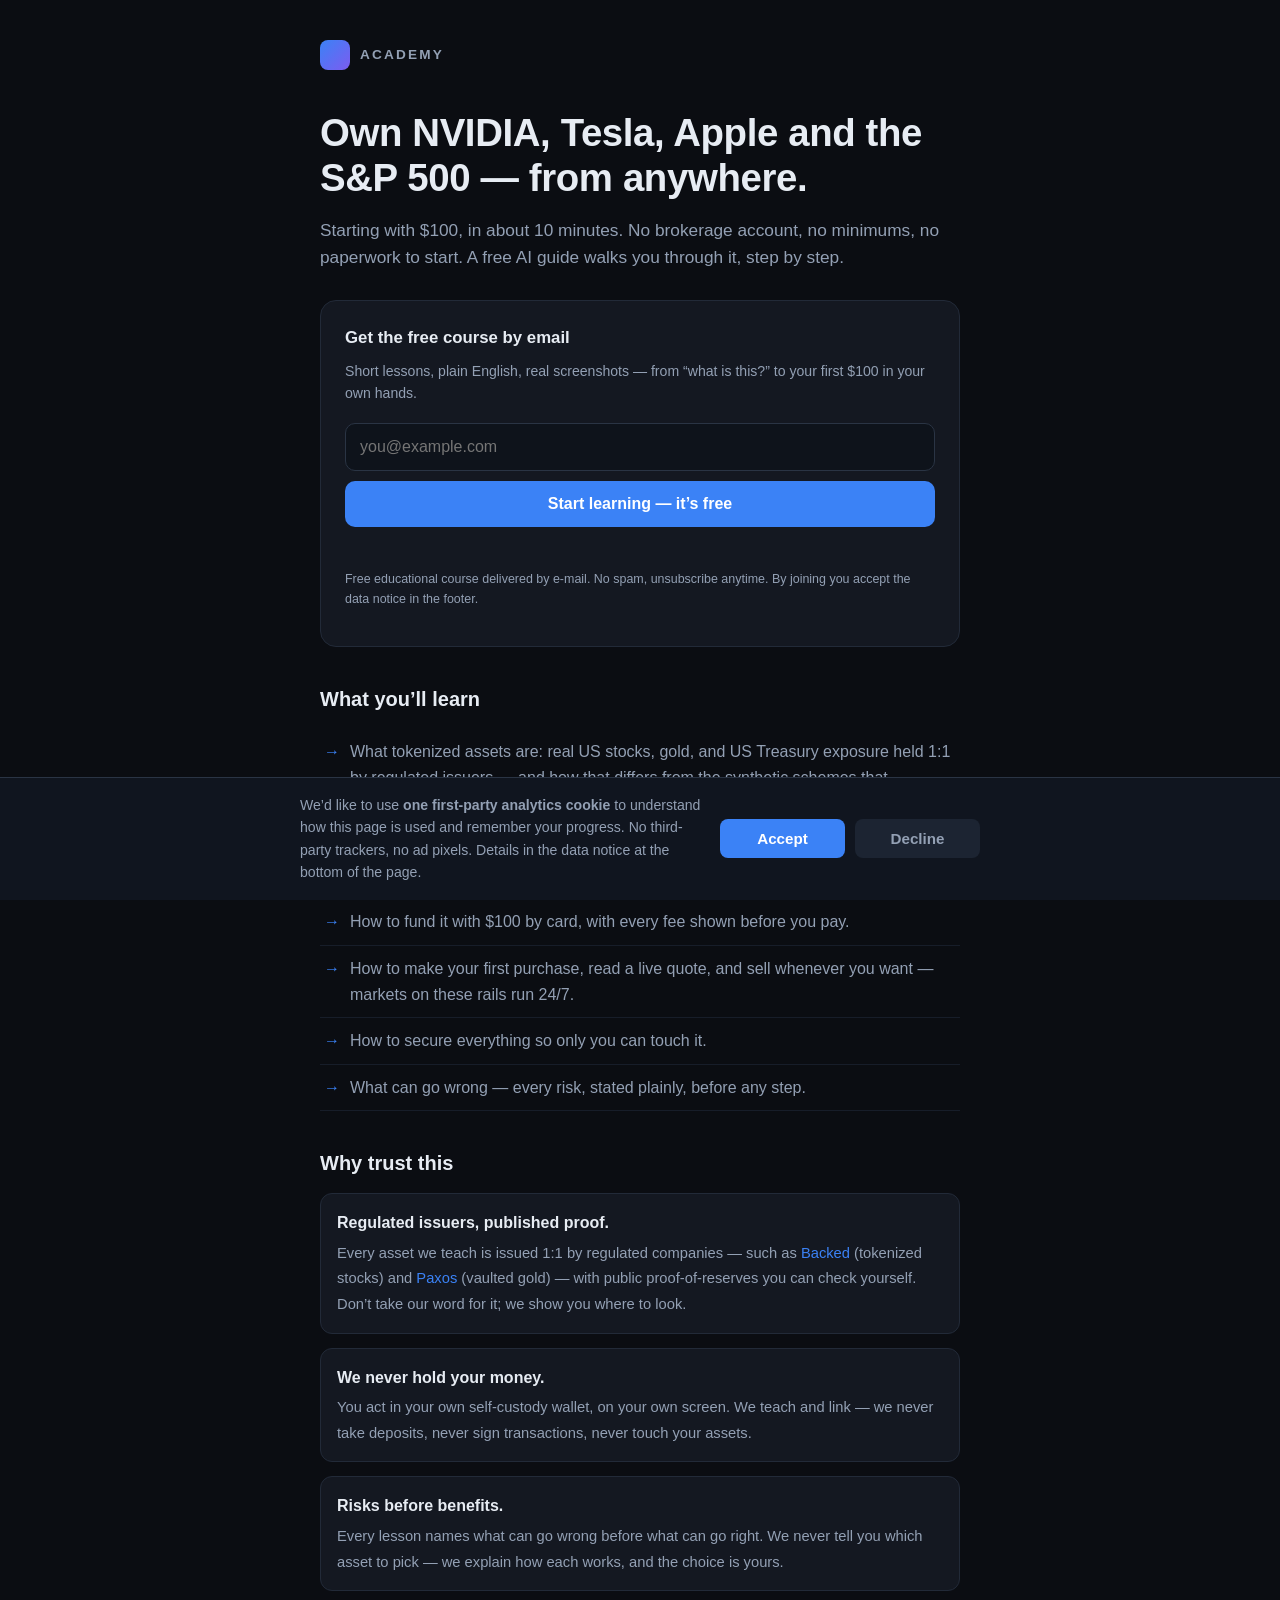
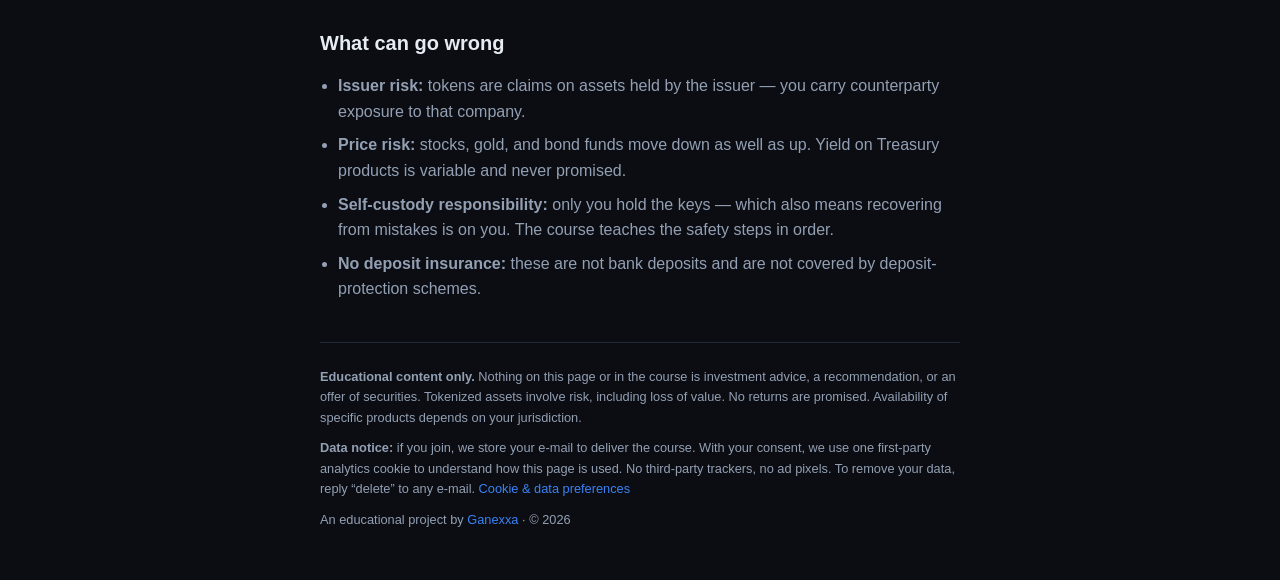
<file: index.html>
<!doctype html>
<html lang="en">
<head>
  <meta charset="utf-8" />
  <meta name="viewport" content="width=device-width, initial-scale=1" />
  <title>Own US Stocks from Anywhere — Academy</title>
  <meta name="description" content="A free, step-by-step guide to owning tokenized US stocks, gold, and US Treasury exposure — starting with $100, no brokerage account. Educational content only." />
  <!-- 2026-08-22: noindex por decisao do Bruno ("Desligue o outro funil, pode esconder").
       ESCONDER DO ROBO, NAO DERRUBAR: a pagina continua no ar e funcional. Motivo: o revisor
       do X avalia o dominio de destino, e a raiz serve outro funil (academy-xstocks). -->
  <meta name="robots" content="noindex,nofollow" />
  <style>
    :root {
      --bg: #0b0d12;
      --card: #141821;
      --line: #222a38;
      --ink: #e7ecf3;
      --muted: #93a0b4;
      --accent: #3b82f6;
      --ok: #7ee0a1;
      --warn: #f0b45c;
    }
    * { box-sizing: border-box; }
    html, body { margin: 0; padding: 0; }
    body {
      font: 16px/1.6 -apple-system, BlinkMacSystemFont, "Segoe UI", Roboto, Helvetica, Arial, sans-serif;
      background: var(--bg);
      color: var(--ink);
      -webkit-font-smoothing: antialiased;
    }
    main { max-width: 680px; margin: 0 auto; padding: 40px 20px 32px; }
    header.brand { display: flex; align-items: center; gap: 10px; margin-bottom: 40px; }
    .brand-mark {
      width: 30px; height: 30px; border-radius: 8px;
      background: linear-gradient(135deg, #3b82f6, #7c5cf0);
      display: inline-block;
    }
    .brand-name { font-weight: 700; letter-spacing: .16em; font-size: .85rem; color: var(--muted); }
    h1 { font-size: clamp(1.7rem, 5.5vw, 2.4rem); line-height: 1.18; margin: 0 0 16px; letter-spacing: -.01em; }
    p.lead { color: var(--muted); font-size: 1.08rem; margin: 0 0 12px; }
    p.variant-note { color: var(--warn); font-size: .92rem; margin: 0 0 12px; }
    .card {
      background: var(--card); border: 1px solid var(--line);
      border-radius: 16px; padding: 24px; margin: 28px 0;
    }
    .card h2 { font-size: 1.05rem; margin: 0 0 8px; }
    label { display: block; font-size: .88rem; color: var(--muted); margin-bottom: 8px; }
    .row { display: flex; flex-direction: column; gap: 10px; }
    input[type=email] {
      width: 100%; padding: 14px; border-radius: 10px;
      border: 1px solid #2a3444; background: #0e131b; color: var(--ink); font-size: 1rem;
    }
    input[type=email]:focus { outline: 2px solid var(--accent); border-color: transparent; }
    button.cta {
      width: 100%; padding: 14px; border: 0; border-radius: 10px;
      background: var(--accent); color: #fff; font-size: 1rem; font-weight: 600; cursor: pointer;
    }
    button.cta:hover { filter: brightness(1.08); }
    .fine { color: var(--muted); font-size: .78rem; margin-top: 12px; }
    #form-msg { margin-top: 12px; font-size: .92rem; min-height: 1.3em; }
    #form-msg.ok { color: var(--ok); }
    #form-msg.err { color: var(--warn); }
    #join-consent {
      display: none; margin-top: 14px; padding: 14px; border-radius: 10px;
      border: 1px solid #34405a; background: #101623; font-size: .9rem; color: var(--muted);
    }
    #join-consent button { margin-top: 10px; }
    section { margin: 36px 0; }
    section h2 { font-size: 1.25rem; margin: 0 0 14px; }
    ul.learn { padding-left: 0; list-style: none; margin: 0; }
    ul.learn li {
      padding: 10px 0 10px 30px; position: relative; color: var(--muted);
      border-bottom: 1px solid #171d29;
    }
    ul.learn li::before { content: "→"; position: absolute; left: 4px; color: var(--accent); }
    .trust { display: grid; gap: 14px; }
    .trust .t {
      background: var(--card); border: 1px solid var(--line); border-radius: 12px; padding: 16px;
    }
    .trust .t strong { display: block; margin-bottom: 4px; }
    .trust .t span { color: var(--muted); font-size: .92rem; }
    .trust a { color: var(--accent); text-decoration: none; }
    ul.risks { padding-left: 18px; color: var(--muted); margin: 0; }
    ul.risks li { margin: 8px 0; }
    footer {
      border-top: 1px solid var(--line); margin-top: 40px; padding: 24px 0 8px;
      color: var(--muted); font-size: .8rem;
    }
    footer a { color: var(--accent); text-decoration: none; }
    footer p { margin: 0 0 10px; }
    #consent-banner {
      position: fixed; left: 0; right: 0; bottom: 0; z-index: 50;
      background: #10151f; border-top: 1px solid #2a3444;
      padding: 16px 20px; display: none;
    }
    #consent-banner .inner {
      max-width: 680px; margin: 0 auto; display: flex; flex-direction: column; gap: 12px;
    }
    #consent-banner p { margin: 0; font-size: .88rem; color: var(--muted); }
    #consent-banner .btns { display: flex; gap: 10px; }
    #consent-banner button {
      flex: 1; padding: 11px; border-radius: 8px; border: 0; font-size: .95rem; font-weight: 600; cursor: pointer;
    }
    #consent-accept { background: var(--accent); color: #fff; }
    #consent-decline { background: #1c2432; color: var(--muted); }
    @media (min-width: 560px) {
      #consent-banner .inner { flex-direction: row; align-items: center; }
      #consent-banner .btns { flex: 0 0 auto; width: 260px; }
    }
  </style>
</head>
<body>
  <main>
    <header class="brand">
      <span class="brand-mark" aria-hidden="true"></span>
      <span class="brand-name">ACADEMY</span>
    </header>

    <h1 id="headline">Own NVIDIA, Tesla, Apple and the S&amp;P&nbsp;500 — from anywhere.</h1>
    <p class="lead" id="subhead">Starting with $100, in about 10 minutes. No brokerage account, no minimums, no paperwork to start. A free AI guide walks you through it, step by step.</p>
    <p class="variant-note" id="variant-note" hidden></p>

    <div class="card">
      <h2>Get the free course by email</h2>
      <form id="capture-form">
        <div class="row">
          <label for="email">Short lessons, plain English, real screenshots — from “what is this?” to your first $100 in your own hands.</label>
          <input id="email" name="email" type="email" required autocomplete="email" placeholder="you@example.com" inputmode="email" />
          <button class="cta" type="submit">Start learning — it’s free</button>
        </div>
      </form>
      <div id="join-consent" role="alertdialog" aria-live="polite">
        One step before we enroll you: to send the course we store your e-mail, and we use one first-party analytics cookie to remember your progress. No third-party trackers, no ad pixels. Details in the data notice below.
        <button class="cta" id="join-consent-accept" type="button">Agree &amp; join</button>
      </div>
      <div id="form-msg" role="status"></div>
      <p class="fine">Free educational course delivered by e-mail. No spam, unsubscribe anytime. By joining you accept the data notice in the footer.</p>
    </div>

    <section>
      <h2>What you’ll learn</h2>
      <ul class="learn">
        <li>What tokenized assets are: real US stocks, gold, and US Treasury exposure held 1:1 by regulated issuers — and how that differs from the synthetic schemes that collapsed.</li>
        <li>How to set up a wallet only you control, in about 30 seconds — no seed phrase to start.</li>
        <li>How to fund it with $100 by card, with every fee shown before you pay.</li>
        <li>How to make your first purchase, read a live quote, and sell whenever you want — markets on these rails run 24/7.</li>
        <li>How to secure everything so only you can touch it.</li>
        <li>What can go wrong — every risk, stated plainly, before any step.</li>
      </ul>
    </section>

    <section>
      <h2>Why trust this</h2>
      <div class="trust">
        <div class="t">
          <strong>Regulated issuers, published proof.</strong>
          <span>Every asset we teach is issued 1:1 by regulated companies — such as <a href="https://backed.fi" rel="noopener">Backed</a> (tokenized stocks) and <a href="https://paxos.com" rel="noopener">Paxos</a> (vaulted gold) — with public proof-of-reserves you can check yourself. Don’t take our word for it; we show you where to look.</span>
        </div>
        <div class="t">
          <strong>We never hold your money.</strong>
          <span>You act in your own self-custody wallet, on your own screen. We teach and link — we never take deposits, never sign transactions, never touch your assets.</span>
        </div>
        <div class="t">
          <strong>Risks before benefits.</strong>
          <span>Every lesson names what can go wrong before what can go right. We never tell you which asset to pick — we explain how each works, and the choice is yours.</span>
        </div>
      </div>
    </section>

    <section>
      <h2>What can go wrong</h2>
      <ul class="risks">
        <li><strong>Issuer risk:</strong> tokens are claims on assets held by the issuer — you carry counterparty exposure to that company.</li>
        <li><strong>Price risk:</strong> stocks, gold, and bond funds move down as well as up. Yield on Treasury products is variable and never promised.</li>
        <li><strong>Self-custody responsibility:</strong> only you hold the keys — which also means recovering from mistakes is on you. The course teaches the safety steps in order.</li>
        <li><strong>No deposit insurance:</strong> these are not bank deposits and are not covered by deposit-protection schemes.</li>
      </ul>
    </section>

    <footer>
      <p id="disclaimer"><strong>Educational content only.</strong> Nothing on this page or in the course is investment advice, a recommendation, or an offer of securities. Tokenized assets involve risk, including loss of value. No returns are promised. Availability of specific products depends on your jurisdiction.</p>
      <p><strong>Data notice:</strong> if you join, we store your e-mail to deliver the course. With your consent, we use one first-party analytics cookie to understand how this page is used. No third-party trackers, no ad pixels. To remove your data, reply “delete” to any e-mail. <a href="#" id="reopen-consent">Cookie &amp; data preferences</a></p>
      <p>An educational project by <a href="https://ganexxa.com" rel="noopener">Ganexxa</a> · © 2026</p>
    </footer>
  </main>

  <div id="consent-banner">
    <div class="inner">
      <p>We’d like to use <strong>one first-party analytics cookie</strong> to understand how this page is used and remember your progress. No third-party trackers, no ad pixels. Details in the data notice at the bottom of the page.</p>
      <div class="btns">
        <button id="consent-accept" type="button">Accept</button>
        <button id="consent-decline" type="button">Decline</button>
      </div>
    </div>
  </div>

  <noscript>
    <div style="max-width:680px;margin:0 auto;padding:0 20px 24px;color:#f0b45c;font-size:.9rem;">
      This page needs JavaScript to enroll you in the course.
    </div>
  </noscript>

  <script>
    (function () {
      "use strict";

      /* ---------------- CDP config (see PUBLISH.md) ---------------- */
      var CDP_ENDPOINT = "https://cdp-collector-393377865620.us-central1.run.app";
      var CDP_WRITE_KEY = "wk_live_530fc5cd65d1de941914ba8268167246"; // client-side write key: public by design
      var CDP_TENANT = "ganexxa";
      var PIPELINE = "academy-xstocks";

      /* ---------------- A/B/C variant ---------------- */
      var VARIANTS = {
        a: {
          h1: "Own NVIDIA, Tesla, Apple and the S&P 500 — from anywhere.",
          title: "Own US Stocks from Anywhere — Academy",
          note: ""
        },
        b: {
          h1: "Own real vaulted gold from your phone — starting with $100.",
          title: "Own Real Vaulted Gold from Your Phone — Academy",
          note: ""
        },
        c: {
          h1: "Earn US Treasury yield in dollars — from anywhere.",
          title: "Earn US Treasury Yield in Dollars — Academy",
          note: "Yield on Treasury-backed products is variable — it moves with short-term US rates and is never promised. The course shows exactly how it works."
        }
      };
      var variant = "a";
      try {
        var q = new URLSearchParams(window.location.search).get("v");
        if (q && VARIANTS[q.toLowerCase()]) variant = q.toLowerCase();
      } catch (e) {}
      (function applyVariant() {
        var v = VARIANTS[variant];
        var h = document.getElementById("headline");
        // h1 uses textContent (safe); the &-entity in variant A is a literal char here
        h.textContent = v.h1.replace("&amp;", "&");
        document.title = v.title;
        if (v.note) {
          var n = document.getElementById("variant-note");
          n.textContent = v.note;
          n.hidden = false;
        }
      })();

      /* ---------------- Consent-gated CDP loader ----------------
         LGPD rule: NOTHING is requested from the collector until consent
         is granted — the snippet itself is only injected after "Accept"
         (or when a previous visit already granted). Decline = zero requests. */
      var cdpRequested = false;
      var cdpLoaded = false;
      var cdpFailed = false;
      var onCdpReady = [];

      function consentState() {
        try {
          var m = document.cookie.match(/(?:^|; )cdp_consent=([^;]*)/);
          var c = (m && decodeURIComponent(m[1])) || window.localStorage.getItem("cdp_consent");
          return c === "granted" || c === "denied" ? c : "unknown";
        } catch (e) { return "unknown"; }
      }

      function persistConsent(v) {
        try { window.localStorage.setItem("cdp_consent", v); } catch (e) {}
        try { document.cookie = "cdp_consent=" + v + "; Path=/; Max-Age=31536000; SameSite=Lax"; } catch (e) {}
        /* LGPD proof-of-consent: record when the grant happened */
        if (v === "granted") {
          try {
            if (!window.localStorage.getItem("cdp_consent_ts")) {
              window.localStorage.setItem("cdp_consent_ts", new Date().toISOString());
            }
          } catch (e) {}
        }
      }

      function loadCdp() {
        if (cdpRequested) return;
        cdpRequested = true;
        var s = document.createElement("script");
        s.src = CDP_ENDPOINT + "/cdp.js";
        s.setAttribute("data-write-key", CDP_WRITE_KEY);
        s.setAttribute("data-tenant", CDP_TENANT);
        s.setAttribute("data-endpoint", CDP_ENDPOINT);
        s.onload = function () {
          cdpLoaded = true;
          try {
            window.CDP.track("lp_variant_view", { variant: variant, pipeline: PIPELINE });
          } catch (e) {}
          var fns = onCdpReady; onCdpReady = [];
          for (var i = 0; i < fns.length; i++) { try { fns[i](); } catch (e) {} }
        };
        s.onerror = function () { cdpFailed = true; cdpRequested = false; };
        document.head.appendChild(s);
      }

      function whenCdpReady(fn) {
        if (cdpLoaded) { fn(); return; }
        onCdpReady.push(fn);
        loadCdp();
      }

      /* ---------------- Consent banner ---------------- */
      var banner = document.getElementById("consent-banner");
      function showBanner() { banner.style.display = "block"; }
      function hideBanner() { banner.style.display = "none"; }

      document.getElementById("consent-accept").addEventListener("click", function () {
        persistConsent("granted");
        hideBanner();
        loadCdp();
      });
      document.getElementById("consent-decline").addEventListener("click", function () {
        persistConsent("denied");
        hideBanner();
      });
      document.getElementById("reopen-consent").addEventListener("click", function (e) {
        e.preventDefault();
        showBanner();
      });

      if (consentState() === "granted") { loadCdp(); }
      else if (consentState() === "unknown") { showBanner(); }
      /* denied → no banner nag, no script, zero requests */

      /* ---------------- Email capture ----------------
         The lead is NEVER silently dropped: without consent the submit
         opens an inline agree step; success only shows after identify
         is actually dispatched to a loaded snippet. */
      var form = document.getElementById("capture-form");
      var msg = document.getElementById("form-msg");
      var joinConsent = document.getElementById("join-consent");
      var pendingEmail = null;

      function setMsg(text, cls) { msg.textContent = text; msg.className = cls || ""; }

      function dispatchIdentify(email) {
        whenCdpReady(function () {
          try {
            var consentTs = null;
            try { consentTs = window.localStorage.getItem("cdp_consent_ts"); } catch (e) {}
            window.CDP.identify(email, { variant: variant, pipeline: PIPELINE, consent_ts: consentTs });
            setMsg("You’re in. The first lesson is on its way to your inbox.", "ok");
            form.reset();
            joinConsent.style.display = "none";
            pendingEmail = null;
          } catch (e) {
            setMsg("Something went wrong on our side — please try again in a few minutes.", "err");
          }
        });
        /* If the snippet failed to load (collector unreachable), be honest. */
        setTimeout(function () {
          if (cdpFailed && !cdpLoaded) {
            setMsg("Something went wrong on our side — please try again in a few minutes.", "err");
          }
        }, 4000);
      }

      form.addEventListener("submit", function (e) {
        e.preventDefault();
        var input = document.getElementById("email");
        if (!input.checkValidity()) { input.reportValidity(); return; }
        var email = input.value.trim();
        if (consentState() === "granted") {
          dispatchIdentify(email);
        } else {
          pendingEmail = email;
          joinConsent.style.display = "block";
          setMsg("", "");
        }
      });

      document.getElementById("join-consent-accept").addEventListener("click", function () {
        persistConsent("granted");
        hideBanner();
        if (pendingEmail) { dispatchIdentify(pendingEmail); }
      });
    })();
  </script>
</body>
</html>
</file>
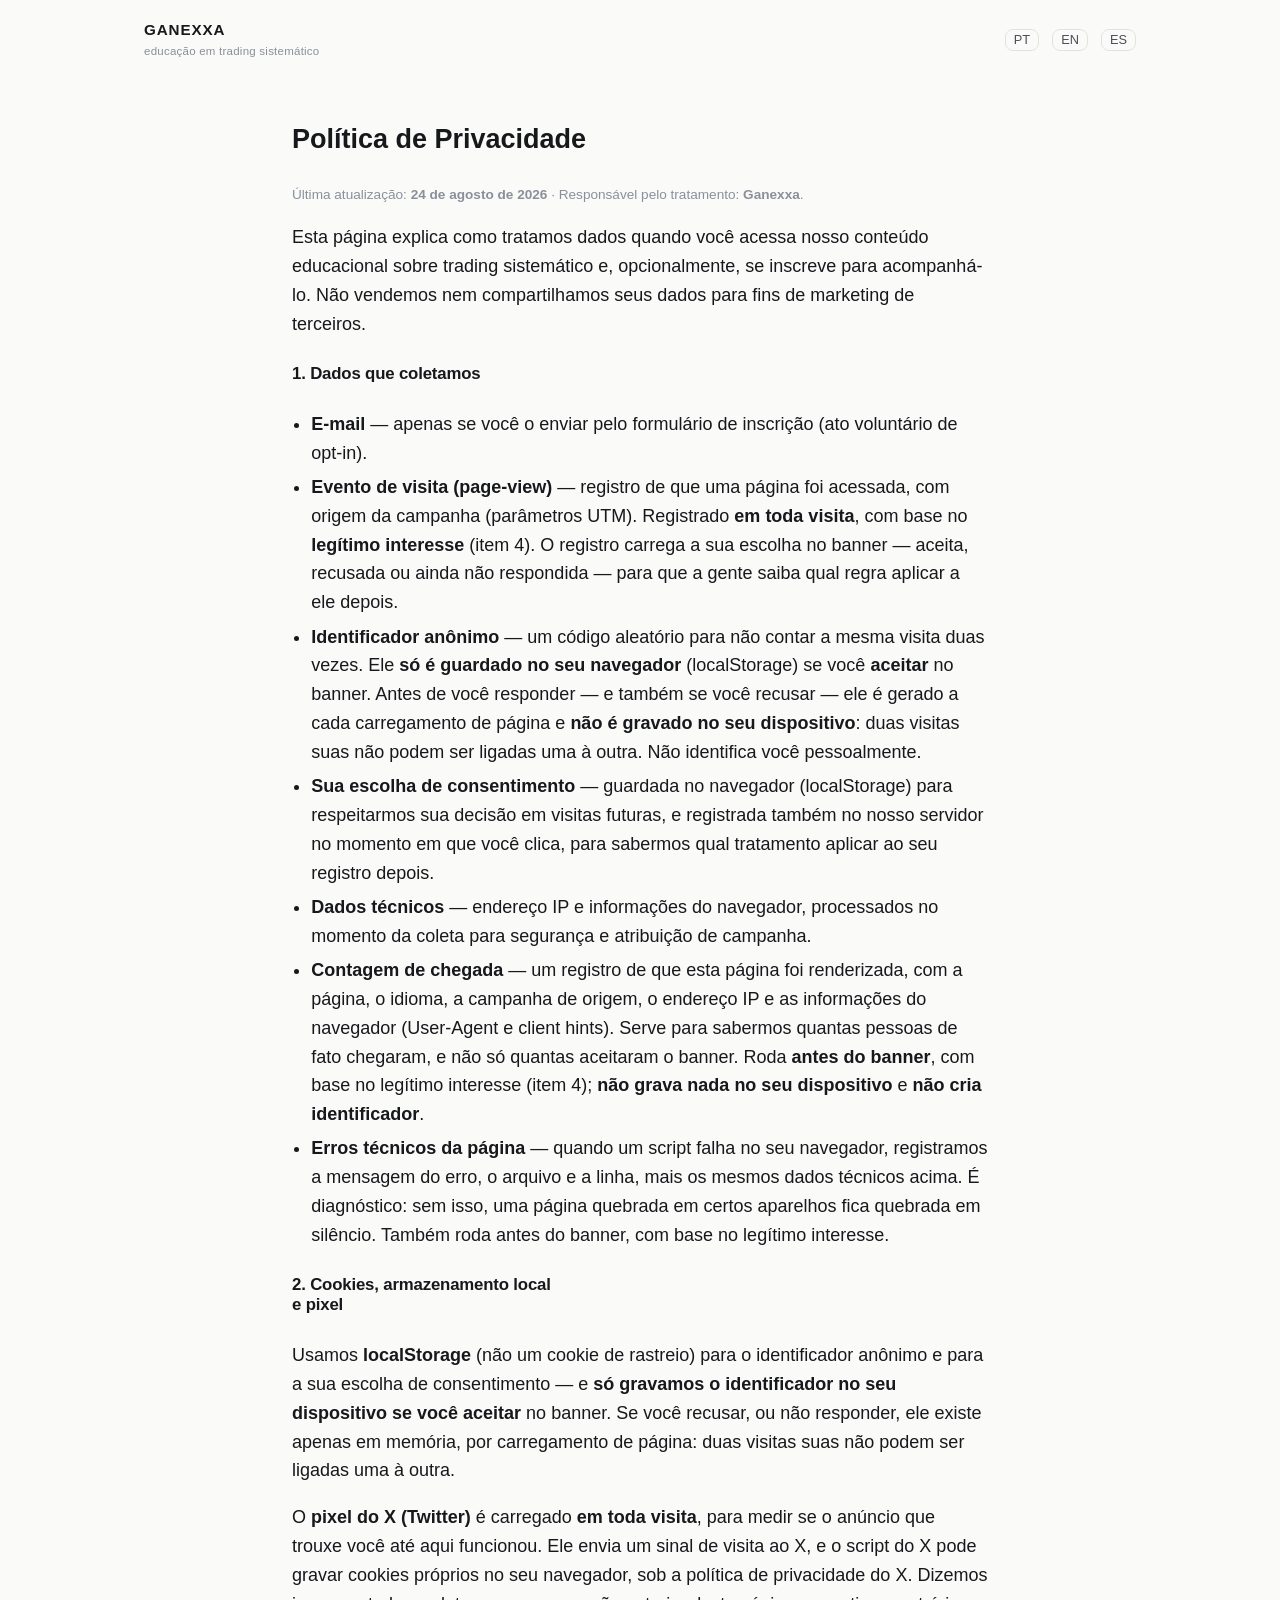
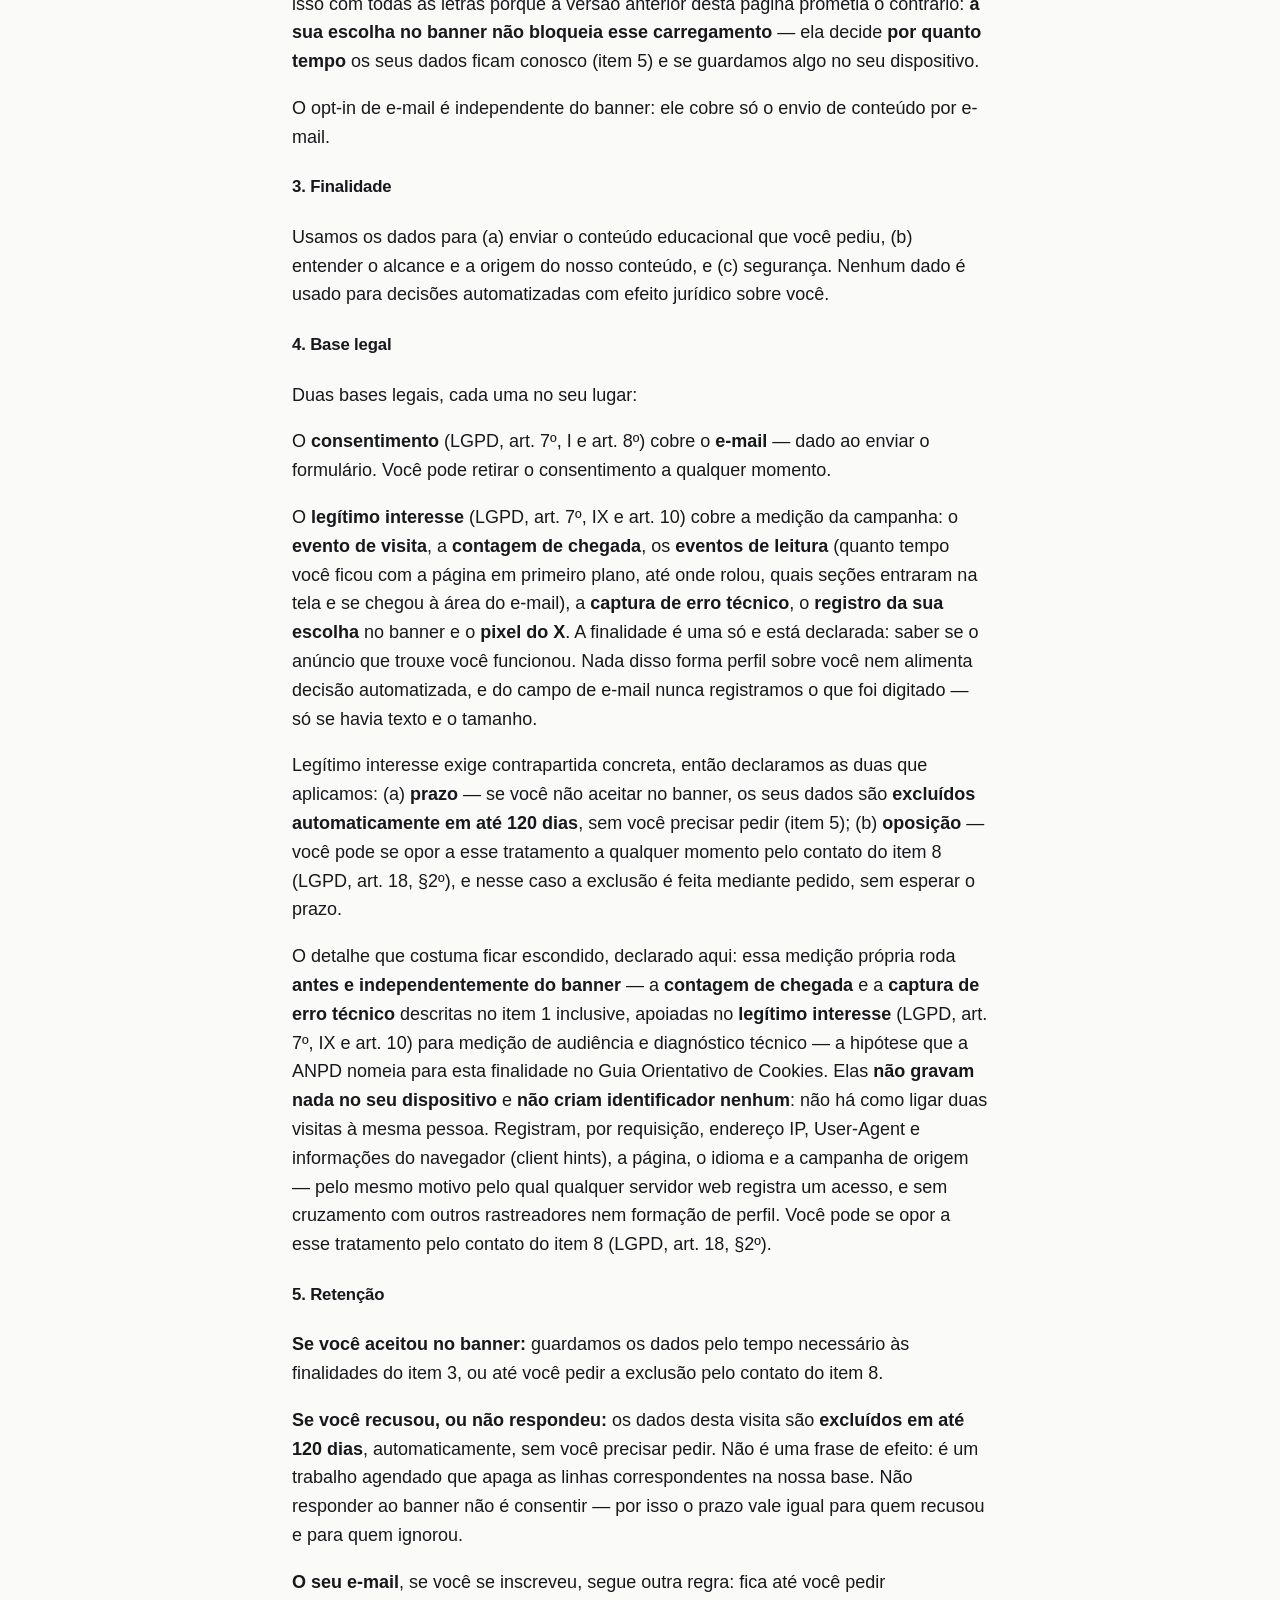
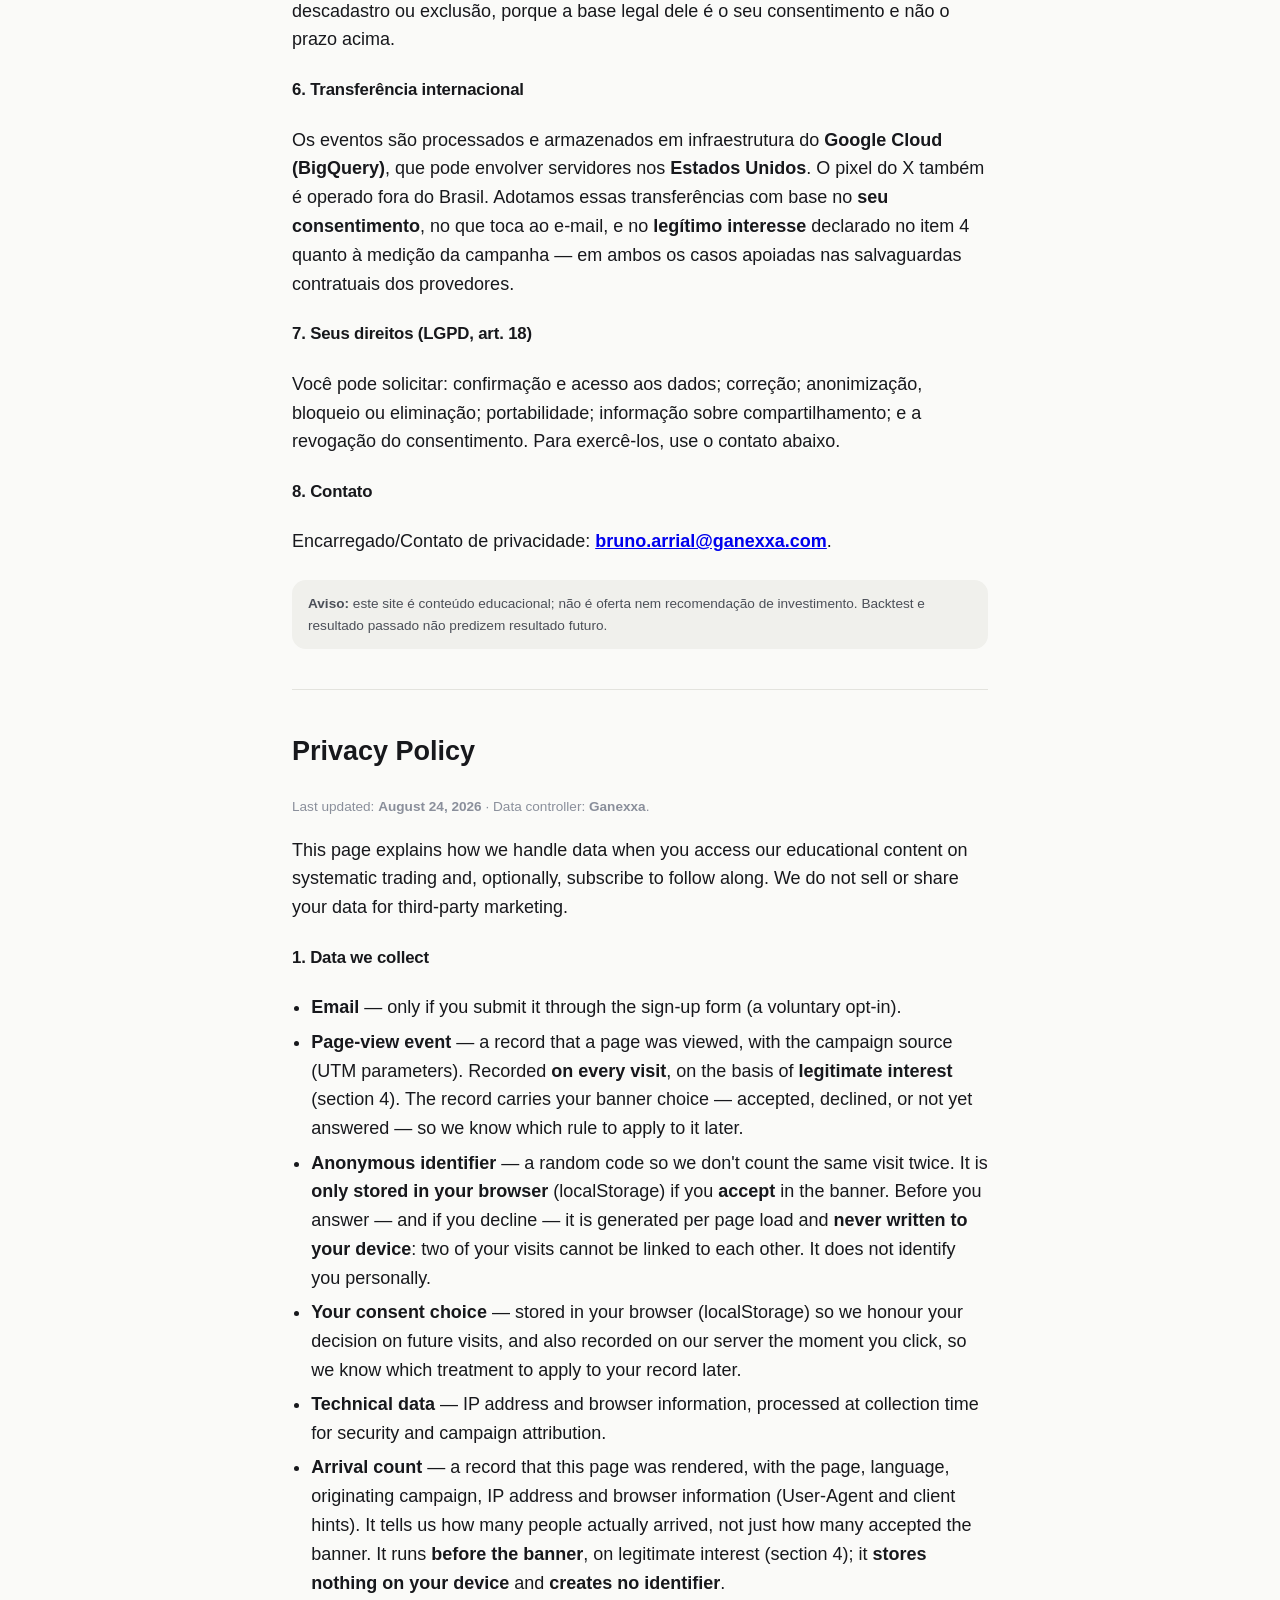
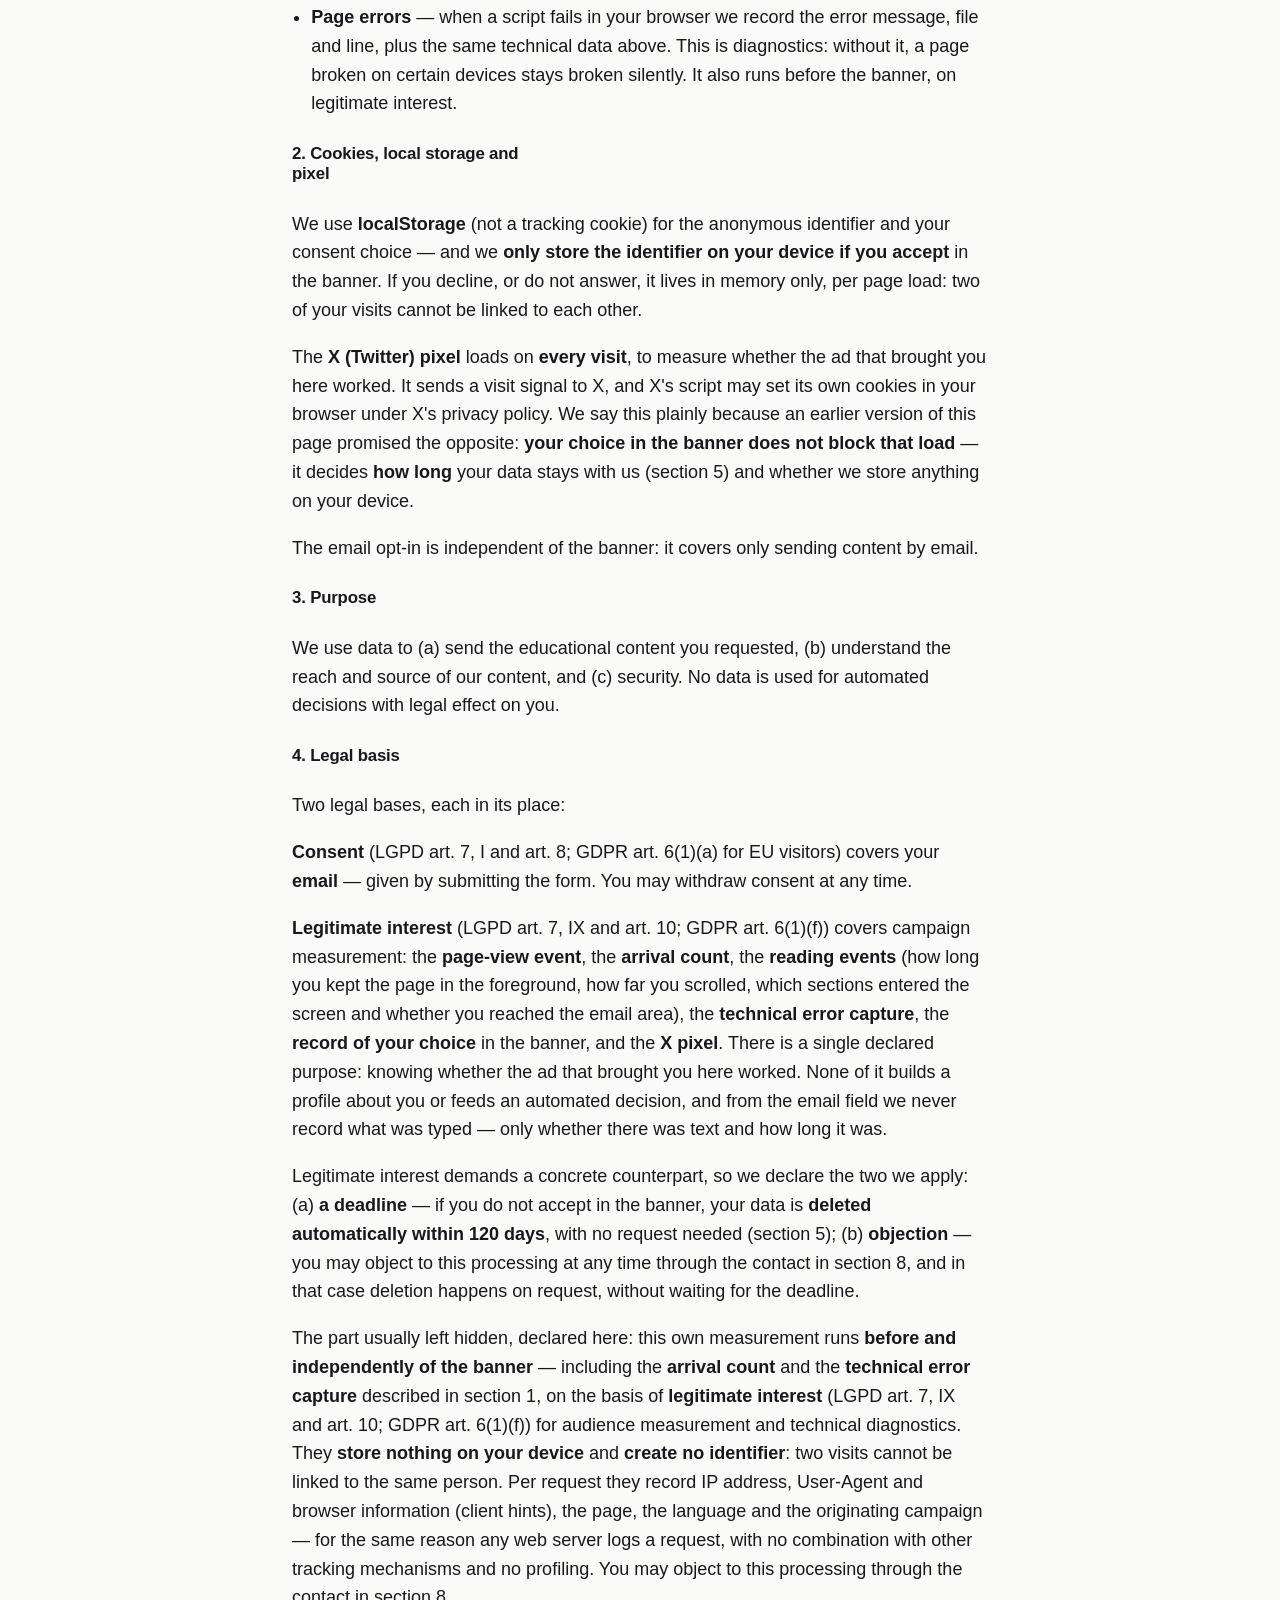
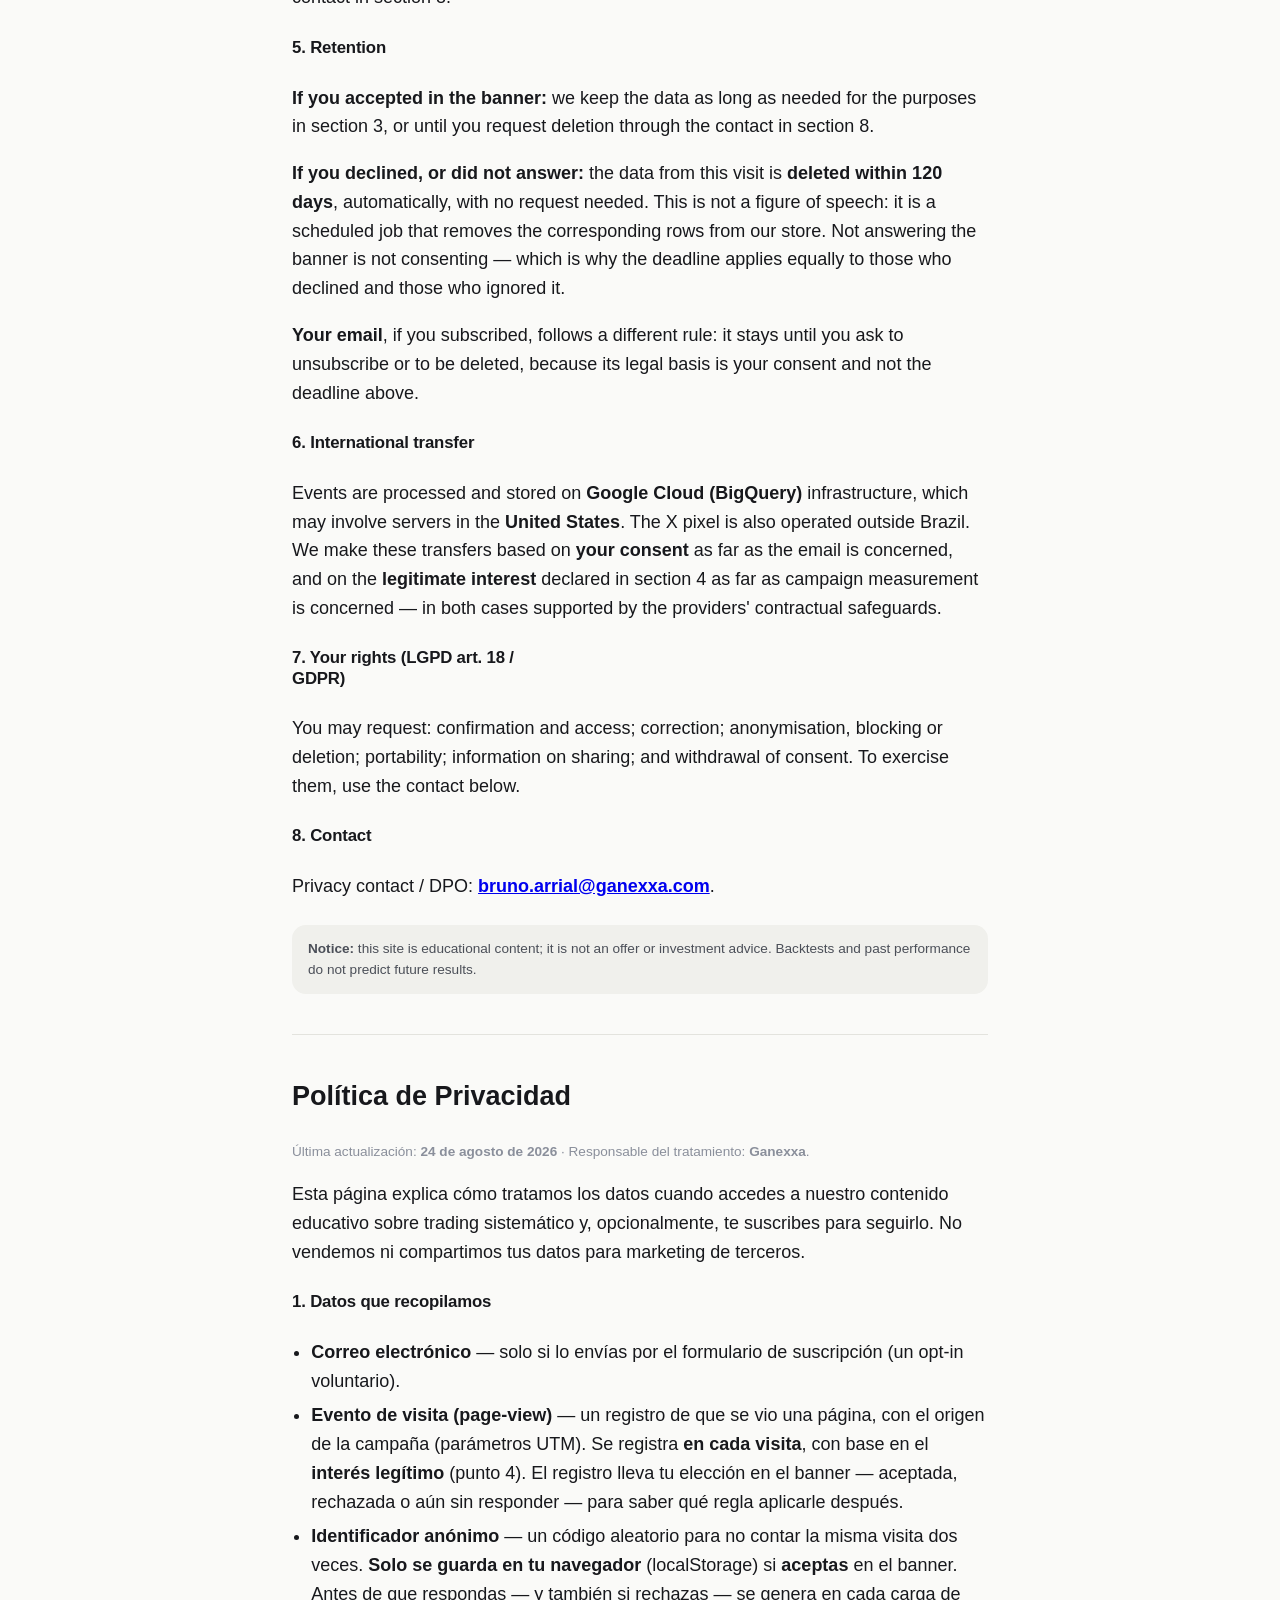
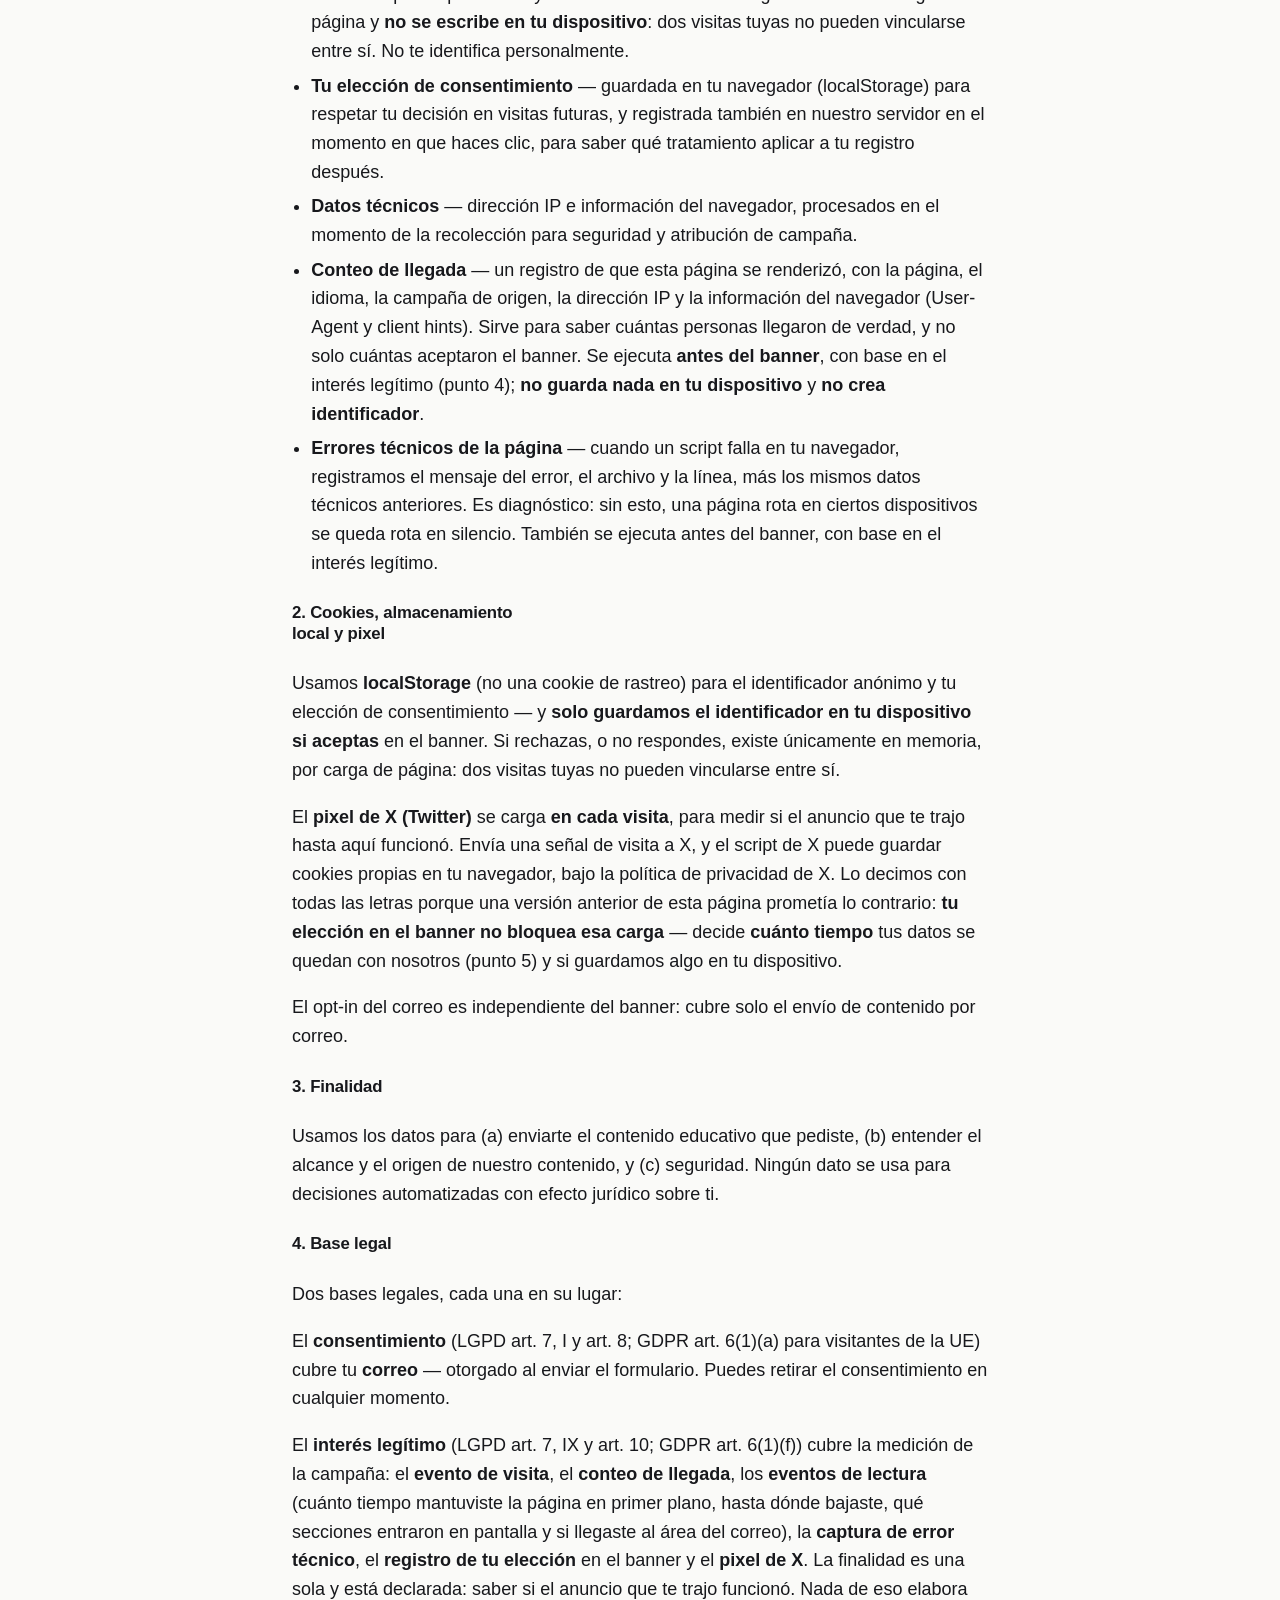
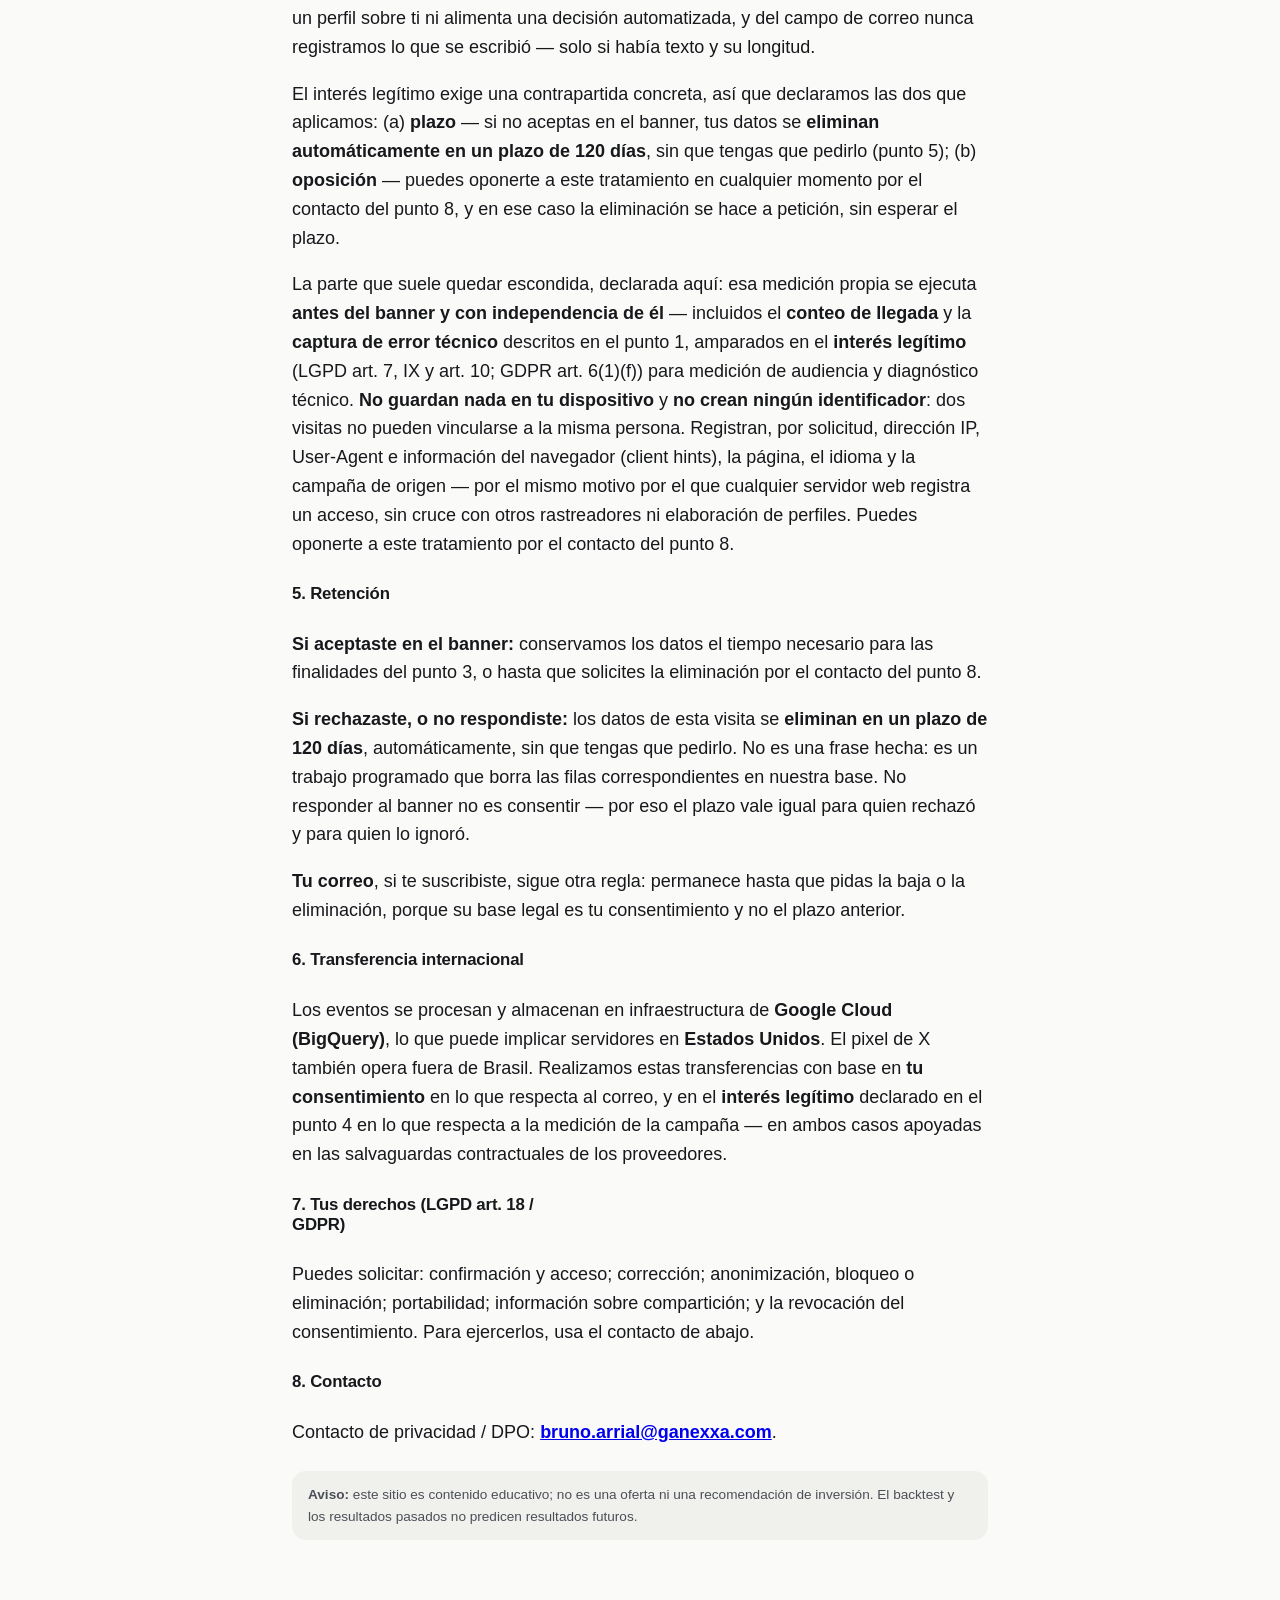
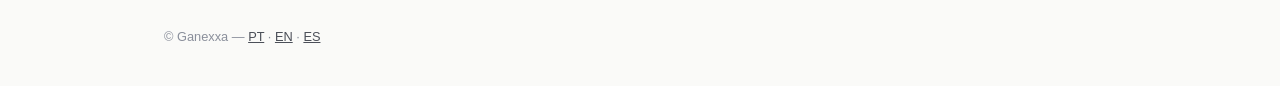
<file: edu/privacy/index.html>
<!doctype html>
<!-- ============================================================
  Ganexxa — Política de Privacidade / Privacy Policy / Política de
  Privacidad — página única, 3 seções por idioma (pt/en/es).
  RATIFICADA 2026-08-23 no MÍNIMO decidido pelo Bruno: controlador
  "Ganexxa" e contato de privacidade bruno.arrial@ganexxa.com (único
  endereço @ganexxa.com configurado; não há institucional). A retenção
  descreve a prática real: nenhum prazo em dias foi inventado, nenhum
  dado societário, nenhum encarregado pessoa física. LGPD-appropriate;
  cobre: dados coletados,
  finalidade, base legal, retenção, direitos do titular (art. 18),
  contato + cookies/localStorage, pixel X consent-gated, e
  transferência internacional (Google Cloud/US).
  REVISADA 2026-08-24 (run 20260824-consent-flag): o banner virou FLAG.
  A medição PRÓPRIA (page-view, contagem de chegada, captura de erro,
  registro da escolha) passa a se apoiar em LEGÍTIMO INTERESSE e roda
  sempre; o CONSENTIMENTO segue cobrindo o e-mail e o pixel do X — o
  único ponto em que dado sai para terceiro. Texto redigido por Kai,
  pendente de ratificação jurídica (ver FlagConsent.md).
  REVISADA 2026-08-25 (run 20260825-pixel-fase2): o PIXEL DO X TAMBÉM
  DESGATEOU, por decisão explícita do Bruno. Duas consequências que esta
  página passa a declarar, porque a versão anterior prometia o contrário:
  (1) o pixel carrega em TODA visita, sob legítimo interesse de medição de
  campanha, e o script do X pode gravar cookies próprios; (2) a escolha do
  banner deixou de decidir SE o dado existe e passou a decidir POR QUANTO
  TEMPO — quem não aceita é expurgado em 120 dias por um job
  agendado (cdp/retention/PurgeRetention.ts), e o número vem de
  cdp/config/retention.json, o MESMO arquivo que o job lê. Também entram
  aqui os eventos de leitura da Fase 2 (tempo engajado, rolagem, seções,
  chegada ao formulário) — declarados no item 4, sem conteúdo digitado.
  ATENÇÃO JURÍDICA: rodar pixel de terceiro sem consentimento é a decisão
  mais exposta desta página. O prazo mitiga a RETENÇÃO, não a
  TRANSFERÊNCIA. Texto redigido por Kai, pendente de ratificação jurídica
  (ver PixelFase2.md, §risco).
  CSFP-safe: sem CDN, sem JS, stylesheet compartilhado.
============================================================ -->
<html lang="pt-BR">
<head>
  <meta charset="utf-8">
  <meta name="viewport" content="width=device-width, initial-scale=1">
  <meta name="robots" content="noindex,nofollow">
  <title>Política de Privacidade — Privacy Policy — Política de Privacidad | Ganexxa</title>
  <meta name="description" content="Como a Ganexxa coleta, usa e protege dados no seu conteúdo educacional. LGPD. How Ganexxa collects, uses and protects data. Cómo Ganexxa trata los datos.">
  <link rel="stylesheet" href="../assets/style.css">
</head>
<body class="legal">

  <header class="site-header wrap">
    <a class="brand" href="/edu/pt/">Ganexxa
      <small>educação em trading sistemático</small>
    </a>
    <nav class="lang-nav" aria-label="Idioma / Language / Idioma">
      <a href="#pt">PT</a>
      <a href="#en">EN</a>
      <a href="#es">ES</a>
    </nav>
  </header>

  <main class="wrap legal-body">

    <!-- ===================== PORTUGUÊS ===================== -->
    <article id="pt" lang="pt-BR" class="legal-lang">
      <h1>Política de Privacidade</h1>
      <p class="legal-meta">Última atualização: <strong>24 de agosto de 2026</strong> ·
        Responsável pelo tratamento: <strong>Ganexxa</strong>.</p>

      <p>Esta página explica como tratamos dados quando você acessa nosso conteúdo
        educacional sobre trading sistemático e, opcionalmente, se inscreve para
        acompanhá-lo. Não vendemos nem compartilhamos seus dados para fins de marketing
        de terceiros.</p>

      <h2>1. Dados que coletamos</h2>
      <ul>
        <li><strong>E-mail</strong> — apenas se você o enviar pelo formulário de
          inscrição (ato voluntário de opt-in).</li>
        <li><strong>Evento de visita (page-view)</strong> — registro de que uma página
          foi acessada, com origem da campanha (parâmetros UTM). Registrado
          <strong>em toda visita</strong>, com base no <strong>legítimo interesse</strong>
          (item 4). O registro carrega a sua escolha no banner — aceita, recusada ou ainda
          não respondida — para que a gente saiba qual regra aplicar a ele depois.</li>
        <li><strong>Identificador anônimo</strong> — um código aleatório para não contar a
          mesma visita duas vezes. Ele <strong>só é guardado no seu navegador</strong>
          (localStorage) se você <strong>aceitar</strong> no banner. Antes de você responder —
          e também se você recusar — ele é gerado a cada carregamento de página e
          <strong>não é gravado no seu dispositivo</strong>: duas visitas suas não podem ser
          ligadas uma à outra. Não identifica você pessoalmente.</li>
        <li><strong>Sua escolha de consentimento</strong> — guardada no navegador
          (localStorage) para respeitarmos sua decisão em visitas futuras, e registrada
          também no nosso servidor no momento em que você clica, para sabermos qual
          tratamento aplicar ao seu registro depois.</li>
        <li><strong>Dados técnicos</strong> — endereço IP e informações do navegador,
          processados no momento da coleta para segurança e atribuição de campanha.</li>
        <li><strong>Contagem de chegada</strong> — um registro de que esta página foi
          renderizada, com a página, o idioma, a campanha de origem, o endereço IP e as
          informações do navegador (User-Agent e client hints). Serve para sabermos quantas
          pessoas de fato chegaram, e não só quantas aceitaram o banner. Roda
          <strong>antes do banner</strong>, com base no legítimo interesse (item 4);
          <strong>não grava nada no seu dispositivo</strong> e <strong>não cria
          identificador</strong>.</li>
        <li><strong>Erros técnicos da página</strong> — quando um script falha no seu
          navegador, registramos a mensagem do erro, o arquivo e a linha, mais os mesmos dados
          técnicos acima. É diagnóstico: sem isso, uma página quebrada em certos aparelhos
          fica quebrada em silêncio. Também roda antes do banner, com base no legítimo
          interesse.</li>
      </ul>

      <h2>2. Cookies, armazenamento local e pixel</h2>
      <p>Usamos <strong>localStorage</strong> (não um cookie de rastreio) para o identificador
        anônimo e para a sua escolha de consentimento — e <strong>só gravamos o identificador
        no seu dispositivo se você aceitar</strong> no banner. Se você recusar, ou não
        responder, ele existe apenas em memória, por carregamento de página: duas visitas suas
        não podem ser ligadas uma à outra.</p>
      <p>O <strong>pixel do X (Twitter)</strong> é carregado <strong>em toda visita</strong>,
        para medir se o anúncio que trouxe você até aqui funcionou. Ele envia um sinal de
        visita ao X, e o script do X pode gravar cookies próprios no seu navegador, sob a
        política de privacidade do X. Dizemos isso com todas as letras porque a versão
        anterior desta página prometia o contrário: <strong>a sua escolha no banner não
        bloqueia esse carregamento</strong> — ela decide <strong>por quanto tempo</strong> os
        seus dados ficam conosco (item 5) e se guardamos algo no seu dispositivo.</p>
      <p>O opt-in de e-mail é independente do banner: ele cobre só o envio de conteúdo por
        e-mail.</p>

      <h2>3. Finalidade</h2>
      <p>Usamos os dados para (a) enviar o conteúdo educacional que você pediu, (b)
        entender o alcance e a origem do nosso conteúdo, e (c) segurança. Nenhum dado é
        usado para decisões automatizadas com efeito jurídico sobre você.</p>

      <h2>4. Base legal</h2>
      <p>Duas bases legais, cada uma no seu lugar:</p>
      <p>O <strong>consentimento</strong> (LGPD, art. 7º, I e art. 8º) cobre o
        <strong>e-mail</strong> — dado ao enviar o formulário. Você pode retirar o
        consentimento a qualquer momento.</p>
      <p>O <strong>legítimo interesse</strong> (LGPD, art. 7º, IX e art. 10) cobre a medição da
        campanha: o <strong>evento de visita</strong>, a <strong>contagem de chegada</strong>,
        os <strong>eventos de leitura</strong> (quanto tempo você ficou com a página em
        primeiro plano, até onde rolou, quais seções entraram na tela e se chegou à área do
        e-mail), a <strong>captura de erro técnico</strong>, o <strong>registro da sua
        escolha</strong> no banner e o <strong>pixel do X</strong>. A finalidade é uma só e
        está declarada: saber se o anúncio que trouxe você funcionou. Nada disso forma perfil
        sobre você nem alimenta decisão automatizada, e do campo de e-mail nunca registramos o
        que foi digitado — só se havia texto e o tamanho.</p>
      <p>Legítimo interesse exige contrapartida concreta, então declaramos as duas que
        aplicamos: (a) <strong>prazo</strong> — se você não aceitar no banner, os seus dados
        são <strong>excluídos automaticamente em até 120 dias</strong>, sem você
        precisar pedir (item 5); (b) <strong>oposição</strong> — você pode se opor a esse
        tratamento a qualquer momento pelo contato do item 8 (LGPD, art. 18, §2º), e nesse
        caso a exclusão é feita mediante pedido, sem esperar o prazo.</p>
      <p>O detalhe que costuma ficar escondido, declarado aqui: essa medição própria roda
        <strong>antes e independentemente do banner</strong> — a
        <strong>contagem de chegada</strong> e a <strong>captura de erro técnico</strong>
        descritas no item 1 inclusive, apoiadas no
        <strong>legítimo interesse</strong> (LGPD, art. 7º, IX e art. 10) para medição de
        audiência e diagnóstico técnico — a hipótese que a ANPD nomeia para esta finalidade
        no Guia Orientativo de Cookies. Elas <strong>não gravam nada no seu dispositivo</strong>
        e <strong>não criam identificador nenhum</strong>: não há como ligar duas visitas à
        mesma pessoa. Registram, por requisição, endereço IP, User-Agent e informações do
        navegador (client hints), a página, o idioma e a campanha de origem — pelo mesmo motivo
        pelo qual qualquer servidor web registra um acesso, e sem cruzamento com outros
        rastreadores nem formação de perfil. Você pode se opor a esse tratamento pelo contato
        do item 8 (LGPD, art. 18, §2º).</p>

      <h2>5. Retenção</h2>
      <p><strong>Se você aceitou no banner:</strong> guardamos os dados pelo tempo necessário às
        finalidades do item 3, ou até você pedir a exclusão pelo contato do item 8.</p>
      <p><strong>Se você recusou, ou não respondeu:</strong> os dados desta visita são
        <strong>excluídos em até 120 dias</strong>, automaticamente, sem você
        precisar pedir. Não é uma frase de efeito: é um trabalho agendado que apaga as linhas
        correspondentes na nossa base. Não responder ao banner não é consentir — por isso o
        prazo vale igual para quem recusou e para quem ignorou.</p>
      <p><strong>O seu e-mail</strong>, se você se inscreveu, segue outra regra: fica até você
        pedir descadastro ou exclusão, porque a base legal dele é o seu consentimento e não o
        prazo acima.</p>

      <h2>6. Transferência internacional</h2>
      <p>Os eventos são processados e armazenados em infraestrutura do
        <strong>Google Cloud (BigQuery)</strong>, que pode envolver servidores nos
        <strong>Estados Unidos</strong>. O pixel do X também é operado fora do Brasil.
        Adotamos essas transferências com base no <strong>seu consentimento</strong>, no que
        toca ao e-mail, e no <strong>legítimo interesse</strong> declarado no item 4 quanto à
        medição da campanha — em ambos os casos apoiadas nas salvaguardas contratuais dos
        provedores.</p>

      <h2>7. Seus direitos (LGPD, art. 18)</h2>
      <p>Você pode solicitar: confirmação e acesso aos dados; correção; anonimização,
        bloqueio ou eliminação; portabilidade; informação sobre compartilhamento; e a
        revogação do consentimento. Para exercê-los, use o contato abaixo.</p>

      <h2>8. Contato</h2>
      <p>Encarregado/Contato de privacidade: <strong><a href="mailto:bruno.arrial@ganexxa.com">bruno.arrial@ganexxa.com</a></strong>.</p>

      <p class="legal-disclaimer"><strong>Aviso:</strong> este site é conteúdo educacional;
        não é oferta nem recomendação de investimento. Backtest e resultado passado não
        predizem resultado futuro.</p>
    </article>

    <hr class="legal-sep">

    <!-- ===================== ENGLISH ===================== -->
    <article id="en" lang="en" class="legal-lang">
      <h1>Privacy Policy</h1>
      <p class="legal-meta">Last updated: <strong>August 24, 2026</strong> ·
        Data controller: <strong>Ganexxa</strong>.</p>

      <p>This page explains how we handle data when you access our educational content on
        systematic trading and, optionally, subscribe to follow along. We do not sell or
        share your data for third-party marketing.</p>

      <h2>1. Data we collect</h2>
      <ul>
        <li><strong>Email</strong> — only if you submit it through the sign-up form (a
          voluntary opt-in).</li>
        <li><strong>Page-view event</strong> — a record that a page was viewed, with the
          campaign source (UTM parameters). Recorded <strong>on every visit</strong>, on the
          basis of <strong>legitimate interest</strong> (section 4). The record carries your
          banner choice — accepted, declined, or not yet answered — so we know which rule to
          apply to it later.</li>
        <li><strong>Anonymous identifier</strong> — a random code so we don't count the same
          visit twice. It is <strong>only stored in your browser</strong> (localStorage) if you
          <strong>accept</strong> in the banner. Before you answer — and if you decline — it is
          generated per page load and <strong>never written to your device</strong>: two of your
          visits cannot be linked to each other. It does not identify you personally.</li>
        <li><strong>Your consent choice</strong> — stored in your browser (localStorage) so
          we honour your decision on future visits, and also recorded on our server the moment
          you click, so we know which treatment to apply to your record later.</li>
        <li><strong>Technical data</strong> — IP address and browser information, processed
          at collection time for security and campaign attribution.</li>
        <li><strong>Arrival count</strong> — a record that this page was rendered, with the
          page, language, originating campaign, IP address and browser information (User-Agent
          and client hints). It tells us how many people actually arrived, not just how many
          accepted the banner. It runs <strong>before the banner</strong>, on legitimate
          interest (section 4); it <strong>stores nothing on your device</strong> and
          <strong>creates no identifier</strong>.</li>
        <li><strong>Page errors</strong> — when a script fails in your browser we record the
          error message, file and line, plus the same technical data above. This is
          diagnostics: without it, a page broken on certain devices stays broken silently. It
          also runs before the banner, on legitimate interest.</li>
      </ul>

      <h2>2. Cookies, local storage and pixel</h2>
      <p>We use <strong>localStorage</strong> (not a tracking cookie) for the anonymous
        identifier and your consent choice — and we <strong>only store the identifier on your
        device if you accept</strong> in the banner. If you decline, or do not answer, it lives
        in memory only, per page load: two of your visits cannot be linked to each other.</p>
      <p>The <strong>X (Twitter) pixel</strong> loads on <strong>every visit</strong>, to
        measure whether the ad that brought you here worked. It sends a visit signal to X, and
        X's script may set its own cookies in your browser under X's privacy policy. We say
        this plainly because an earlier version of this page promised the opposite:
        <strong>your choice in the banner does not block that load</strong> — it decides
        <strong>how long</strong> your data stays with us (section 5) and whether we store
        anything on your device.</p>
      <p>The email opt-in is independent of the banner: it covers only sending content by
        email.</p>

      <h2>3. Purpose</h2>
      <p>We use data to (a) send the educational content you requested, (b) understand the
        reach and source of our content, and (c) security. No data is used for automated
        decisions with legal effect on you.</p>

      <h2>4. Legal basis</h2>
      <p>Two legal bases, each in its place:</p>
      <p><strong>Consent</strong> (LGPD art. 7, I and art. 8; GDPR art. 6(1)(a) for EU
        visitors) covers your <strong>email</strong> — given by submitting the form. You may
        withdraw consent at any time.</p>
      <p><strong>Legitimate interest</strong> (LGPD art. 7, IX and art. 10; GDPR art. 6(1)(f))
        covers campaign measurement: the <strong>page-view event</strong>, the <strong>arrival
        count</strong>, the <strong>reading events</strong> (how long you kept the page in the
        foreground, how far you scrolled, which sections entered the screen and whether you
        reached the email area), the <strong>technical error capture</strong>, the
        <strong>record of your choice</strong> in the banner, and the <strong>X pixel</strong>.
        There is a single declared purpose: knowing whether the ad that brought you here
        worked. None of it builds a profile about you or feeds an automated decision, and from
        the email field we never record what was typed — only whether there was text and how
        long it was.</p>
      <p>Legitimate interest demands a concrete counterpart, so we declare the two we apply:
        (a) <strong>a deadline</strong> — if you do not accept in the banner, your data is
        <strong>deleted automatically within 120 days</strong>, with no request
        needed (section 5); (b) <strong>objection</strong> — you may object to this processing
        at any time through the contact in section 8, and in that case deletion happens on
        request, without waiting for the deadline.</p>
      <p>The part usually left hidden, declared here: this own measurement runs
        <strong>before and independently of the banner</strong> — including the
        <strong>arrival count</strong> and the <strong>technical error capture</strong>
        described in section 1, on the basis of
        <strong>legitimate interest</strong> (LGPD art. 7, IX and art. 10; GDPR art. 6(1)(f))
        for audience measurement and technical diagnostics. They
        <strong>store nothing on your device</strong> and <strong>create no identifier</strong>:
        two visits cannot be linked to the same person. Per request they record IP address,
        User-Agent and browser information (client hints), the page, the language and the
        originating campaign — for the same reason any web server logs a request, with no
        combination with other tracking mechanisms and no profiling. You may object to this
        processing through the contact in section 8.</p>

      <h2>5. Retention</h2>
      <p><strong>If you accepted in the banner:</strong> we keep the data as long as needed for
        the purposes in section 3, or until you request deletion through the contact in
        section 8.</p>
      <p><strong>If you declined, or did not answer:</strong> the data from this visit is
        <strong>deleted within 120 days</strong>, automatically, with no request
        needed. This is not a figure of speech: it is a scheduled job that removes the
        corresponding rows from our store. Not answering the banner is not consenting — which
        is why the deadline applies equally to those who declined and those who ignored it.</p>
      <p><strong>Your email</strong>, if you subscribed, follows a different rule: it stays
        until you ask to unsubscribe or to be deleted, because its legal basis is your consent
        and not the deadline above.</p>

      <h2>6. International transfer</h2>
      <p>Events are processed and stored on <strong>Google Cloud (BigQuery)</strong>
        infrastructure, which may involve servers in the <strong>United States</strong>. The
        X pixel is also operated outside Brazil. We make these transfers based on
        <strong>your consent</strong> as far as the email is concerned, and on the
        <strong>legitimate interest</strong> declared in section 4 as far as campaign
        measurement is concerned — in both cases supported by the providers' contractual
        safeguards.</p>

      <h2>7. Your rights (LGPD art. 18 / GDPR)</h2>
      <p>You may request: confirmation and access; correction; anonymisation, blocking or
        deletion; portability; information on sharing; and withdrawal of consent. To exercise
        them, use the contact below.</p>

      <h2>8. Contact</h2>
      <p>Privacy contact / DPO: <strong><a href="mailto:bruno.arrial@ganexxa.com">bruno.arrial@ganexxa.com</a></strong>.</p>

      <p class="legal-disclaimer"><strong>Notice:</strong> this site is educational content;
        it is not an offer or investment advice. Backtests and past performance do not predict
        future results.</p>
    </article>

    <hr class="legal-sep">

    <!-- ===================== ESPAÑOL ===================== -->
    <article id="es" lang="es" class="legal-lang">
      <h1>Política de Privacidad</h1>
      <p class="legal-meta">Última actualización: <strong>24 de agosto de 2026</strong> ·
        Responsable del tratamiento: <strong>Ganexxa</strong>.</p>

      <p>Esta página explica cómo tratamos los datos cuando accedes a nuestro contenido
        educativo sobre trading sistemático y, opcionalmente, te suscribes para seguirlo. No
        vendemos ni compartimos tus datos para marketing de terceros.</p>

      <h2>1. Datos que recopilamos</h2>
      <ul>
        <li><strong>Correo electrónico</strong> — solo si lo envías por el formulario de
          suscripción (un opt-in voluntario).</li>
        <li><strong>Evento de visita (page-view)</strong> — un registro de que se vio una
          página, con el origen de la campaña (parámetros UTM). Se registra
          <strong>en cada visita</strong>, con base en el <strong>interés legítimo</strong>
          (punto 4). El registro lleva tu elección en el banner — aceptada, rechazada o aún
          sin responder — para saber qué regla aplicarle después.</li>
        <li><strong>Identificador anónimo</strong> — un código aleatorio para no contar la misma
          visita dos veces. <strong>Solo se guarda en tu navegador</strong> (localStorage) si
          <strong>aceptas</strong> en el banner. Antes de que respondas — y también si rechazas —
          se genera en cada carga de página y <strong>no se escribe en tu dispositivo</strong>:
          dos visitas tuyas no pueden vincularse entre sí. No te identifica personalmente.</li>
        <li><strong>Tu elección de consentimiento</strong> — guardada en tu navegador
          (localStorage) para respetar tu decisión en visitas futuras, y registrada también en
          nuestro servidor en el momento en que haces clic, para saber qué tratamiento aplicar
          a tu registro después.</li>
        <li><strong>Datos técnicos</strong> — dirección IP e información del navegador,
          procesados en el momento de la recolección para seguridad y atribución de campaña.</li>
        <li><strong>Conteo de llegada</strong> — un registro de que esta página se renderizó,
          con la página, el idioma, la campaña de origen, la dirección IP y la información del
          navegador (User-Agent y client hints). Sirve para saber cuántas personas llegaron de
          verdad, y no solo cuántas aceptaron el banner. Se ejecuta <strong>antes del
          banner</strong>, con base en el interés legítimo (punto 4); <strong>no guarda nada en
          tu dispositivo</strong> y <strong>no crea identificador</strong>.</li>
        <li><strong>Errores técnicos de la página</strong> — cuando un script falla en tu
          navegador, registramos el mensaje del error, el archivo y la línea, más los mismos
          datos técnicos anteriores. Es diagnóstico: sin esto, una página rota en ciertos
          dispositivos se queda rota en silencio. También se ejecuta antes del banner, con base
          en el interés legítimo.</li>
      </ul>

      <h2>2. Cookies, almacenamiento local y pixel</h2>
      <p>Usamos <strong>localStorage</strong> (no una cookie de rastreo) para el identificador
        anónimo y tu elección de consentimiento — y <strong>solo guardamos el identificador en
        tu dispositivo si aceptas</strong> en el banner. Si rechazas, o no respondes, existe
        únicamente en memoria, por carga de página: dos visitas tuyas no pueden vincularse
        entre sí.</p>
      <p>El <strong>pixel de X (Twitter)</strong> se carga <strong>en cada visita</strong>, para
        medir si el anuncio que te trajo hasta aquí funcionó. Envía una señal de visita a X, y
        el script de X puede guardar cookies propias en tu navegador, bajo la política de
        privacidad de X. Lo decimos con todas las letras porque una versión anterior de esta
        página prometía lo contrario: <strong>tu elección en el banner no bloquea esa
        carga</strong> — decide <strong>cuánto tiempo</strong> tus datos se quedan con nosotros
        (punto 5) y si guardamos algo en tu dispositivo.</p>
      <p>El opt-in del correo es independiente del banner: cubre solo el envío de contenido por
        correo.</p>

      <h2>3. Finalidad</h2>
      <p>Usamos los datos para (a) enviarte el contenido educativo que pediste, (b) entender
        el alcance y el origen de nuestro contenido, y (c) seguridad. Ningún dato se usa para
        decisiones automatizadas con efecto jurídico sobre ti.</p>

      <h2>4. Base legal</h2>
      <p>Dos bases legales, cada una en su lugar:</p>
      <p>El <strong>consentimiento</strong> (LGPD art. 7, I y art. 8; GDPR art. 6(1)(a) para
        visitantes de la UE) cubre tu <strong>correo</strong> — otorgado al enviar el
        formulario. Puedes retirar el consentimiento en cualquier momento.</p>
      <p>El <strong>interés legítimo</strong> (LGPD art. 7, IX y art. 10; GDPR art. 6(1)(f))
        cubre la medición de la campaña: el <strong>evento de visita</strong>, el
        <strong>conteo de llegada</strong>, los <strong>eventos de lectura</strong> (cuánto
        tiempo mantuviste la página en primer plano, hasta dónde bajaste, qué secciones
        entraron en pantalla y si llegaste al área del correo), la <strong>captura de error
        técnico</strong>, el <strong>registro de tu elección</strong> en el banner y el
        <strong>pixel de X</strong>. La finalidad es una sola y está declarada: saber si el
        anuncio que te trajo funcionó. Nada de eso elabora un perfil sobre ti ni alimenta una
        decisión automatizada, y del campo de correo nunca registramos lo que se escribió —
        solo si había texto y su longitud.</p>
      <p>El interés legítimo exige una contrapartida concreta, así que declaramos las dos que
        aplicamos: (a) <strong>plazo</strong> — si no aceptas en el banner, tus datos se
        <strong>eliminan automáticamente en un plazo de 120 días</strong>, sin
        que tengas que pedirlo (punto 5); (b) <strong>oposición</strong> — puedes oponerte a
        este tratamiento en cualquier momento por el contacto del punto 8, y en ese caso la
        eliminación se hace a petición, sin esperar el plazo.</p>
      <p>La parte que suele quedar escondida, declarada aquí: esa medición propia se ejecuta
        <strong>antes del banner y con independencia de él</strong> — incluidos el
        <strong>conteo de llegada</strong> y la <strong>captura de error técnico</strong>
        descritos en el punto 1, amparados en el
        <strong>interés legítimo</strong> (LGPD art. 7, IX y art. 10; GDPR art. 6(1)(f)) para
        medición de audiencia y diagnóstico técnico. <strong>No guardan nada en tu
        dispositivo</strong> y <strong>no crean ningún identificador</strong>: dos visitas no
        pueden vincularse a la misma persona. Registran, por solicitud, dirección IP,
        User-Agent e información del navegador (client hints), la página, el idioma y la
        campaña de origen — por el mismo motivo por el que cualquier servidor web registra un
        acceso, sin cruce con otros rastreadores ni elaboración de perfiles. Puedes oponerte a
        este tratamiento por el contacto del punto 8.</p>

      <h2>5. Retención</h2>
      <p><strong>Si aceptaste en el banner:</strong> conservamos los datos el tiempo necesario
        para las finalidades del punto 3, o hasta que solicites la eliminación por el contacto
        del punto 8.</p>
      <p><strong>Si rechazaste, o no respondiste:</strong> los datos de esta visita se
        <strong>eliminan en un plazo de 120 días</strong>, automáticamente, sin
        que tengas que pedirlo. No es una frase hecha: es un trabajo programado que borra las
        filas correspondientes en nuestra base. No responder al banner no es consentir — por eso
        el plazo vale igual para quien rechazó y para quien lo ignoró.</p>
      <p><strong>Tu correo</strong>, si te suscribiste, sigue otra regla: permanece hasta que
        pidas la baja o la eliminación, porque su base legal es tu consentimiento y no el plazo
        anterior.</p>

      <h2>6. Transferencia internacional</h2>
      <p>Los eventos se procesan y almacenan en infraestructura de
        <strong>Google Cloud (BigQuery)</strong>, lo que puede implicar servidores en
        <strong>Estados Unidos</strong>. El pixel de X también opera fuera de Brasil. Realizamos
        estas transferencias con base en <strong>tu consentimiento</strong> en lo que respecta
        al correo, y en el <strong>interés legítimo</strong> declarado en el punto 4 en lo que
        respecta a la medición de la campaña — en ambos casos apoyadas en las salvaguardas
        contractuales de los proveedores.</p>

      <h2>7. Tus derechos (LGPD art. 18 / GDPR)</h2>
      <p>Puedes solicitar: confirmación y acceso; corrección; anonimización, bloqueo o
        eliminación; portabilidad; información sobre compartición; y la revocación del
        consentimiento. Para ejercerlos, usa el contacto de abajo.</p>

      <h2>8. Contacto</h2>
      <p>Contacto de privacidad / DPO: <strong><a href="mailto:bruno.arrial@ganexxa.com">bruno.arrial@ganexxa.com</a></strong>.</p>

      <p class="legal-disclaimer"><strong>Aviso:</strong> este sitio es contenido educativo;
        no es una oferta ni una recomendación de inversión. El backtest y los resultados pasados
        no predicen resultados futuros.</p>
    </article>

  </main>

  <footer class="site-footer">
    <div class="wrap">© Ganexxa — <a href="/edu/pt/">PT</a> · <a href="/edu/en/">EN</a> · <a href="/edu/es/">ES</a></div>
  </footer>

</body>
</html>
</file>
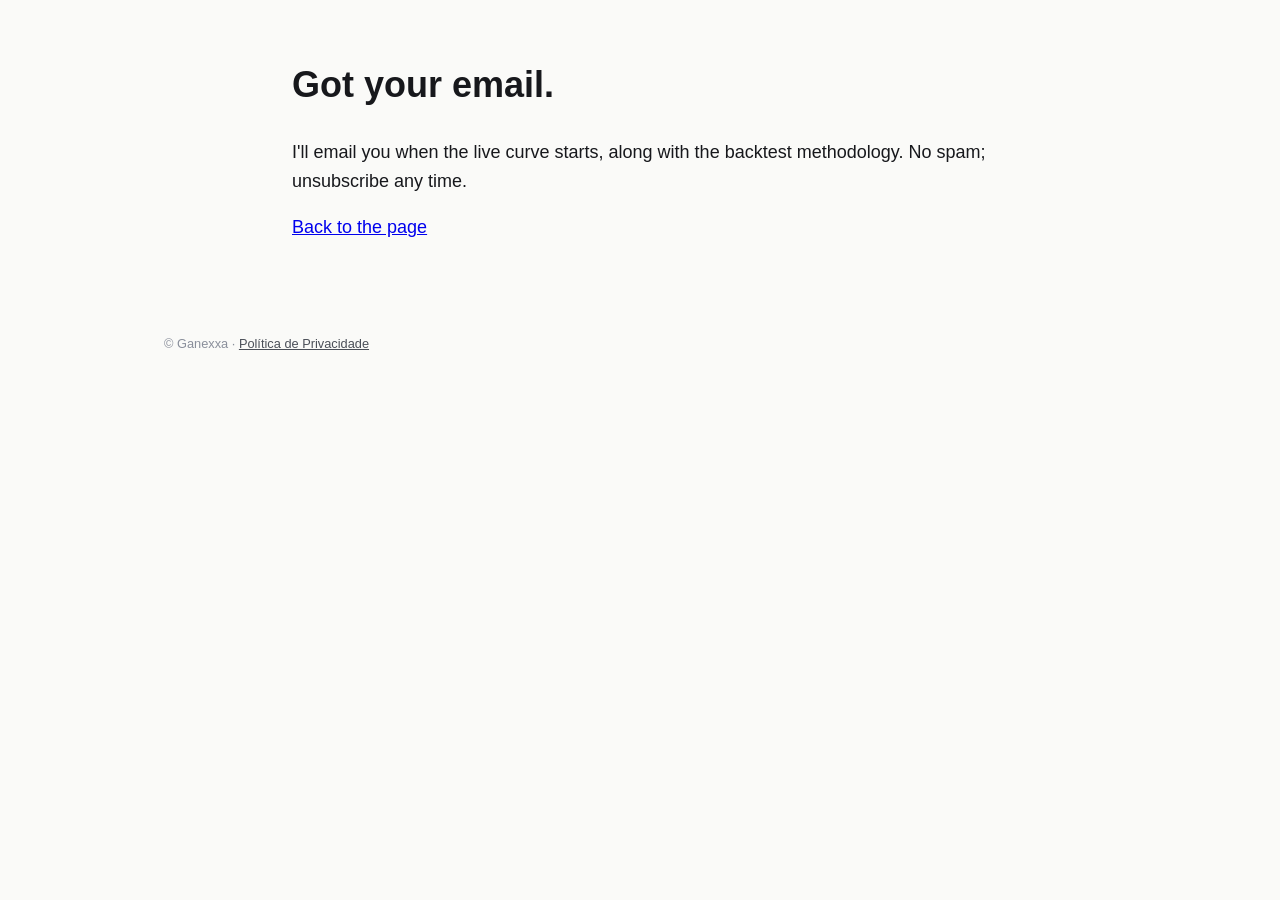
<file: edu/en/obrigado/index.html>
<!doctype html>
<!-- ============================================================
  Página de obrigado — o destino do submit NATIVO do formulário (D7).
  Criada em 2026-08-24 junto com a instrumentação v2.

  QUEM VÊ ESTA PÁGINA: só quem NÃO tem JavaScript funcionando. Com JS o
  app.js intercepta o submit, posta no collector e mostra a mensagem
  inline sem sair da página. Sem JS (ou sem `fetch` E sem XHR, ou sem
  `Promise`) o `preventDefault()` não roda, o submit nativo segue para o
  collector, ele grava o lead e redireciona 303 para cá.

  Antes disso o mesmo submit batia num endpoint que só fala JSON e o
  usuário recebia `{"error":"invalid json"}` na cara — o pior modo de
  falha possível, logo depois de ele ter digitado o e-mail.

  FONTE: os marcadores duplo-chave são resolvidos por `bun run render.ts`,
  que emite este arquivo em dist/{pt,en,es}/obrigado/index.html.
  Nunca edite o dist à mão.
============================================================ -->
<html lang="en">
<head>
  <meta charset="utf-8">
  <meta name="viewport" content="width=device-width, initial-scale=1">
  <meta name="robots" content="noindex,nofollow">
  <title>Received — Ganexxa</title>
  <link rel="stylesheet" href="../../assets/style.css">
</head>
<body class="legal">
  <!-- SEM contador aqui, de propósito: um <img> nesta página entraria no mesmo
       balde de arrivals(s=html) e inflaria o DENOMINADOR da régua com páginas
       que não são chegadas. O lead sem JavaScript já tem prova própria e mais
       forte — a linha identify com properties.transport = "form-native". -->

  <main class="wrap legal-body">
    <h1>Got your email.</h1>
    <p>I'll email you when the live curve starts, along with the backtest methodology. No spam; unsubscribe any time.</p>
    <p><a href="../">Back to the page</a></p>
  </main>

  <footer class="site-footer">
    <div class="wrap">© Ganexxa · <a href="/edu/privacy/">Política de Privacidade</a></div>
  </footer>
</body>
</html>
</file>
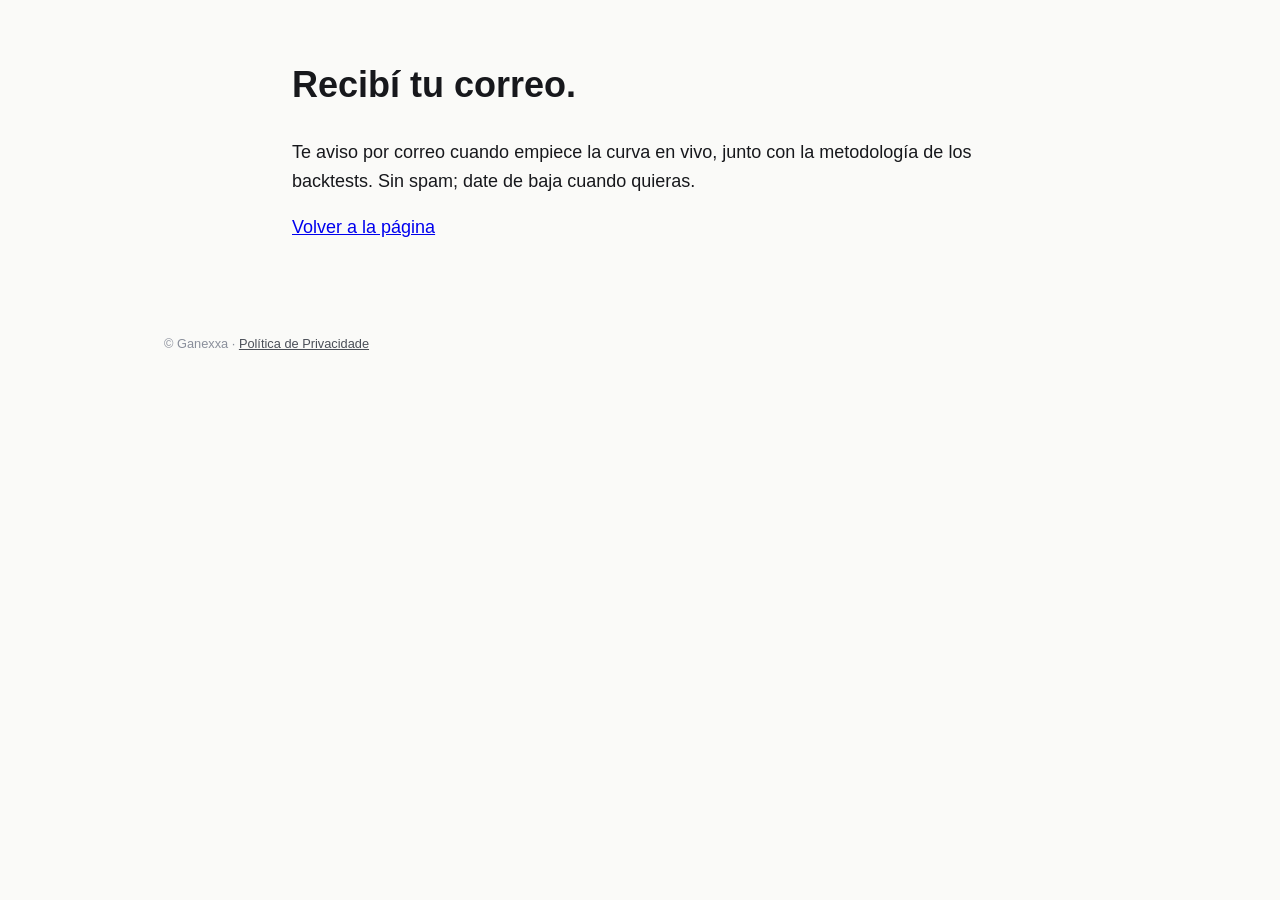
<file: edu/es/obrigado/index.html>
<!doctype html>
<!-- ============================================================
  Página de obrigado — o destino do submit NATIVO do formulário (D7).
  Criada em 2026-08-24 junto com a instrumentação v2.

  QUEM VÊ ESTA PÁGINA: só quem NÃO tem JavaScript funcionando. Com JS o
  app.js intercepta o submit, posta no collector e mostra a mensagem
  inline sem sair da página. Sem JS (ou sem `fetch` E sem XHR, ou sem
  `Promise`) o `preventDefault()` não roda, o submit nativo segue para o
  collector, ele grava o lead e redireciona 303 para cá.

  Antes disso o mesmo submit batia num endpoint que só fala JSON e o
  usuário recebia `{"error":"invalid json"}` na cara — o pior modo de
  falha possível, logo depois de ele ter digitado o e-mail.

  FONTE: os marcadores duplo-chave são resolvidos por `bun run render.ts`,
  que emite este arquivo em dist/{pt,en,es}/obrigado/index.html.
  Nunca edite o dist à mão.
============================================================ -->
<html lang="es">
<head>
  <meta charset="utf-8">
  <meta name="viewport" content="width=device-width, initial-scale=1">
  <meta name="robots" content="noindex,nofollow">
  <title>Recibido — Ganexxa</title>
  <link rel="stylesheet" href="../../assets/style.css">
</head>
<body class="legal">
  <!-- SEM contador aqui, de propósito: um <img> nesta página entraria no mesmo
       balde de arrivals(s=html) e inflaria o DENOMINADOR da régua com páginas
       que não são chegadas. O lead sem JavaScript já tem prova própria e mais
       forte — a linha identify com properties.transport = "form-native". -->

  <main class="wrap legal-body">
    <h1>Recibí tu correo.</h1>
    <p>Te aviso por correo cuando empiece la curva en vivo, junto con la metodología de los backtests. Sin spam; date de baja cuando quieras.</p>
    <p><a href="../">Volver a la página</a></p>
  </main>

  <footer class="site-footer">
    <div class="wrap">© Ganexxa · <a href="/edu/privacy/">Política de Privacidade</a></div>
  </footer>
</body>
</html>
</file>
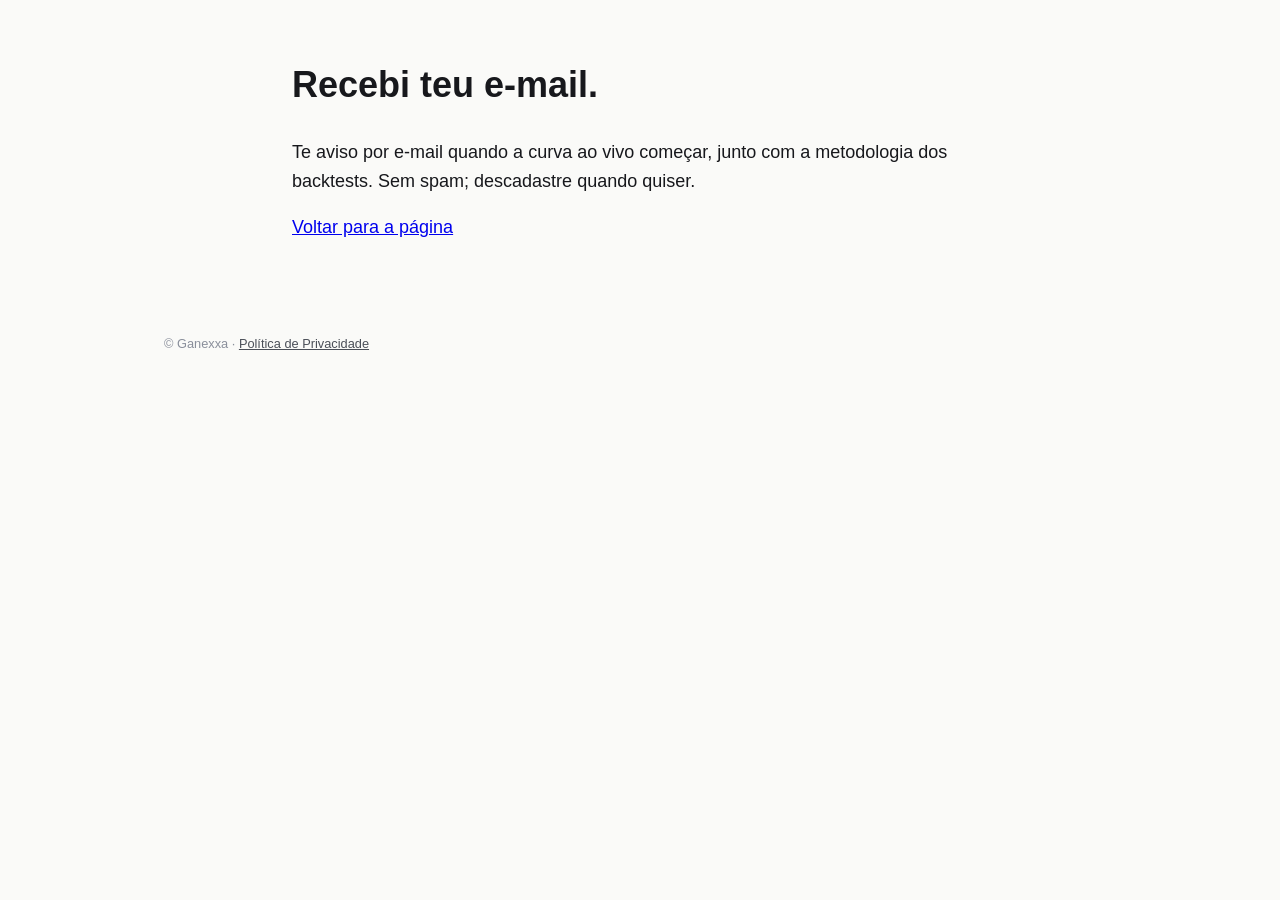
<file: edu/pt/obrigado/index.html>
<!doctype html>
<!-- ============================================================
  Página de obrigado — o destino do submit NATIVO do formulário (D7).
  Criada em 2026-08-24 junto com a instrumentação v2.

  QUEM VÊ ESTA PÁGINA: só quem NÃO tem JavaScript funcionando. Com JS o
  app.js intercepta o submit, posta no collector e mostra a mensagem
  inline sem sair da página. Sem JS (ou sem `fetch` E sem XHR, ou sem
  `Promise`) o `preventDefault()` não roda, o submit nativo segue para o
  collector, ele grava o lead e redireciona 303 para cá.

  Antes disso o mesmo submit batia num endpoint que só fala JSON e o
  usuário recebia `{"error":"invalid json"}` na cara — o pior modo de
  falha possível, logo depois de ele ter digitado o e-mail.

  FONTE: os marcadores duplo-chave são resolvidos por `bun run render.ts`,
  que emite este arquivo em dist/{pt,en,es}/obrigado/index.html.
  Nunca edite o dist à mão.
============================================================ -->
<html lang="pt">
<head>
  <meta charset="utf-8">
  <meta name="viewport" content="width=device-width, initial-scale=1">
  <meta name="robots" content="noindex,nofollow">
  <title>Recebido — Ganexxa</title>
  <link rel="stylesheet" href="../../assets/style.css">
</head>
<body class="legal">
  <!-- SEM contador aqui, de propósito: um <img> nesta página entraria no mesmo
       balde de arrivals(s=html) e inflaria o DENOMINADOR da régua com páginas
       que não são chegadas. O lead sem JavaScript já tem prova própria e mais
       forte — a linha identify com properties.transport = "form-native". -->

  <main class="wrap legal-body">
    <h1>Recebi teu e-mail.</h1>
    <p>Te aviso por e-mail quando a curva ao vivo começar, junto com a metodologia dos backtests. Sem spam; descadastre quando quiser.</p>
    <p><a href="../">Voltar para a página</a></p>
  </main>

  <footer class="site-footer">
    <div class="wrap">© Ganexxa · <a href="/edu/privacy/">Política de Privacidade</a></div>
  </footer>
</body>
</html>
</file>
<file: edu/assets/style.css>
/* ============================================================
   Ganexxa — first-step LP (pt/en/es) — shared stylesheet
   Teaser sem curva live embutida; o estado do acompanhamento vem de
   lp/site.config.json e é resolvido por render.ts.
   [confirmado — Bruno 2026-08-08] host estático GitHub Pages; sem backend.
   Autocontido: zero fontes/CDN externos (CSFP-safe).
   ============================================================ */

:root {
  --bg: #fafaf8;
  --bg-alt: #f0f0ec;
  --surface: #ffffff;
  --ink: #17181c;
  --ink-soft: #4b4f58;
  --ink-faint: #8a8f9b;
  --accent: #1f5eff;
  --accent-ink: #ffffff;
  --line: #e3e3de;
  --ok: #157f3d;
  --warn: #a15c00;
  --chart-line: #1f5eff;
  --chart-grid: #e3e3de;
  --radius: 14px;
  --maxw: 62rem;
}

@media (prefers-color-scheme: dark) {
  :root {
    --bg: #101114;
    --bg-alt: #16181d;
    --surface: #1b1e24;
    --ink: #eceef2;
    --ink-soft: #b3b8c2;
    --ink-faint: #7c828e;
    --accent: #6b96ff;
    --accent-ink: #0c1020;
    --line: #2a2e36;
    --ok: #4cc47e;
    --warn: #e0a94f;
    --chart-line: #6b96ff;
    --chart-grid: #2a2e36;
  }
}

* { box-sizing: border-box; }

html { scroll-behavior: smooth; }

body {
  margin: 0;
  background: var(--bg);
  color: var(--ink);
  font-family: -apple-system, BlinkMacSystemFont, "Segoe UI", Roboto,
    "Helvetica Neue", Arial, sans-serif;
  line-height: 1.6;
  font-size: clamp(1rem, 0.95rem + 0.3vw, 1.125rem);
  -webkit-font-smoothing: antialiased;
}

.wrap {
  max-width: var(--maxw);
  margin: 0 auto;
  padding: 0 1.25rem;
}

/* ---------- header ---------- */
.site-header {
  display: flex;
  align-items: center;
  justify-content: space-between;
  padding: 1.1rem 0;
}

.brand {
  font-weight: 700;
  letter-spacing: 0.06em;
  text-transform: uppercase;
  font-size: 0.95rem;
  color: var(--ink);
  text-decoration: none;
}

.brand small {
  display: block;
  font-weight: 500;
  letter-spacing: 0.02em;
  text-transform: none;
  color: var(--ink-faint);
  font-size: 0.72rem;
}

.header-cta {
  font-size: 0.9rem;
  color: var(--accent);
  text-decoration: none;
  border: 1px solid var(--line);
  border-radius: 999px;
  padding: 0.45rem 1rem;
}

.header-cta:hover { border-color: var(--accent); }

/* ---------- hero ---------- */
.hero { padding: 3.5rem 0 3rem; }

.hero .kicker {
  color: var(--accent);
  font-weight: 600;
  font-size: 0.85rem;
  letter-spacing: 0.12em;
  text-transform: uppercase;
  margin: 0 0 1rem;
}

.hero h1 {
  font-size: clamp(2rem, 1.4rem + 2.6vw, 3.4rem);
  line-height: 1.12;
  letter-spacing: -0.02em;
  margin: 0 0 1.2rem;
  max-width: 18ch;
}

.hero .sub {
  color: var(--ink-soft);
  max-width: 46ch;
  margin: 0 0 2rem;
}

.hero .motto {
  display: inline-block;
  font-style: italic;
  color: var(--ink-faint);
  border-left: 3px solid var(--accent);
  padding-left: 0.9rem;
  margin: 0 0 2.2rem;
}

.cta-row { display: flex; flex-wrap: wrap; gap: 0.9rem; align-items: center; }

.btn {
  display: inline-block;
  border: 0;
  border-radius: 999px;
  padding: 0.85rem 1.7rem;
  font-size: 1rem;
  font-weight: 600;
  cursor: pointer;
  text-decoration: none;
  transition: transform 120ms ease, opacity 120ms ease;
}

.btn:active { transform: scale(0.98); }

.btn-primary { background: var(--accent); color: var(--accent-ink); }
.btn-primary:hover { opacity: 0.92; }

.btn-ghost {
  background: transparent;
  color: var(--ink-soft);
  border: 1px solid var(--line);
}

.btn-ghost:hover { border-color: var(--accent); color: var(--accent); }

/* ---------- sections ---------- */
section { padding: 3rem 0; }

section.alt { background: var(--bg-alt); }

h2 {
  font-size: clamp(1.5rem, 1.2rem + 1.2vw, 2.1rem);
  letter-spacing: -0.01em;
  line-height: 1.2;
  margin: 0 0 1.6rem;
  max-width: 28ch;
}

.cards {
  display: grid;
  grid-template-columns: repeat(auto-fit, minmax(15rem, 1fr));
  gap: 1.1rem;
}

.card {
  background: var(--surface);
  border: 1px solid var(--line);
  border-radius: var(--radius);
  padding: 1.4rem 1.5rem;
}

.card h3 { margin: 0 0 0.6rem; font-size: 1.05rem; }

.card p { margin: 0; color: var(--ink-soft); font-size: 0.95rem; }

/* ---------- transparency teaser ---------- */
.teaser-grid {
  display: grid;
  grid-template-columns: 1.1fr 1fr;
  gap: 2rem;
  align-items: center;
}

.chart-frame {
  background: var(--surface);
  border: 1px solid var(--line);
  border-radius: var(--radius);
  padding: 1.2rem 1.2rem 0.8rem;
}

.chart-frame svg { width: 100%; height: auto; display: block; }

.chart-caption {
  font-size: 0.78rem;
  color: var(--ink-faint);
  text-align: center;
  margin: 0.5rem 0 0.3rem;
}

.live-flag {
  display: inline-flex;
  align-items: center;
  gap: 0.5rem;
  background: var(--bg-alt);
  border: 1px solid var(--line);
  border-radius: 999px;
  padding: 0.5rem 1.1rem;
  font-size: 0.88rem;
  color: var(--ink-soft);
  margin-top: 1.2rem;
}

.live-flag .dot {
  width: 0.55rem;
  height: 0.55rem;
  border-radius: 50%;
  background: var(--warn);
}

.teaser-copy ul {
  margin: 0 0 1rem;
  padding-left: 1.2rem;
  color: var(--ink-soft);
}

.teaser-copy li { margin-bottom: 0.55rem; }

/* ---------- capture ---------- */
.capture {
  background: var(--surface);
  border: 1px solid var(--line);
  border-radius: var(--radius);
  padding: 2.2rem clamp(1.2rem, 4vw, 2.6rem);
  max-width: 34rem;
}

.capture h2 { margin-bottom: 0.6rem; }

.capture .lead { color: var(--ink-soft); margin: 0 0 1.4rem; font-size: 0.98rem; }

.field-row { display: flex; flex-wrap: wrap; gap: 0.7rem; }

input[type="email"] {
  flex: 1 1 14rem;
  padding: 0.85rem 1.1rem;
  font-size: 1rem;
  border: 1px solid var(--line);
  border-radius: 999px;
  background: var(--bg);
  color: var(--ink);
}

input[type="email"]:focus {
  outline: 2px solid var(--accent);
  outline-offset: 1px;
  border-color: transparent;
}

.consent {
  font-size: 0.78rem;
  color: var(--ink-faint);
  margin: 0.9rem 0 0;
  max-width: 40ch;
}

.form-msg { margin: 0.9rem 0 0; font-size: 0.92rem; display: none; }
.form-msg.show { display: block; }
.form-msg.ok { color: var(--ok); }
.form-msg.err { color: var(--warn); }

.tg-cta {
  margin-top: 1.6rem;
  padding-top: 1.4rem;
  border-top: 1px dashed var(--line);
  font-size: 0.95rem;
  color: var(--ink-soft);
}

.tg-cta a { color: var(--accent); font-weight: 600; text-decoration: none; }
.tg-cta a:hover { text-decoration: underline; }
.tg-cta a[aria-disabled="true"] { color: var(--ink-faint); cursor: not-allowed; }
.tg-soon { display: none; font-size: 0.8rem; color: var(--ink-faint); }
.tg-soon.show { display: inline; }

/* ---------- disclosure & footer ---------- */
.disclosure {
  border-top: 1px solid var(--line);
  padding: 2rem 0;
}

.disclosure p {
  font-size: 0.85rem;
  color: var(--ink-faint);
  max-width: 70ch;
  margin: 0 0 0.5rem;
}

.site-footer {
  padding: 1.6rem 0 2.4rem;
  font-size: 0.8rem;
  color: var(--ink-faint);
}

.site-footer a { color: var(--ink-soft); }

/* ---------- responsive ---------- */
@media (max-width: 44rem) {
  .hero { padding: 2.4rem 0 2rem; }
  .teaser-grid { grid-template-columns: 1fr; }
  section { padding: 2.2rem 0; }
}

/* ============================================================
   Consent banner (LGPD) — gateia SÓ o tracking não-essencial.
   Escondido por padrão via atributo [hidden]; app.js remove o
   atributo quando não há escolha guardada. CSFP-safe, sem CDN.
   ============================================================ */
.consent-banner {
  position: fixed;
  left: 0;
  right: 0;
  bottom: 0;
  z-index: 50;
  display: block;
  background: var(--surface);
  border-top: 1px solid var(--line);
  box-shadow: 0 -6px 24px rgba(0, 0, 0, 0.12);
}
.consent-banner[hidden] { display: none; }
.consent-inner {
  display: flex;
  gap: 1rem;
  align-items: center;
  justify-content: space-between;
  flex-wrap: wrap;
  padding: 0.9rem 1.25rem;
}
.consent-text {
  margin: 0;
  flex: 1 1 22rem;
  font-size: 0.9rem;
  line-height: 1.5;
  color: var(--ink-soft);
}
.consent-text a { color: var(--accent); }
.consent-actions {
  display: flex;
  gap: 0.6rem;
  flex: 0 0 auto;
}
.consent-actions .btn { min-width: 7rem; }
@media (max-width: 40rem) {
  .consent-actions { width: 100%; }
  .consent-actions .btn { flex: 1 1 0; }
}

/* ============================================================
   Página legal (Política de Privacidade) — layout de leitura.
   ============================================================ */
.legal-body { padding: 2rem 1.25rem 3rem; max-width: 46rem; }
.lang-nav a {
  margin-left: 0.5rem;
  padding: 0.15rem 0.5rem;
  border: 1px solid var(--line);
  border-radius: 8px;
  font-size: 0.8rem;
  color: var(--ink-soft);
  text-decoration: none;
}
.lang-nav a:hover { border-color: var(--accent); color: var(--accent); }
.legal-lang { scroll-margin-top: 1.5rem; }
.legal-lang h1 { margin-top: 0.5rem; }
.legal-lang h2 { margin-top: 1.6rem; font-size: 1.05rem; }
.legal-lang ul { padding-left: 1.2rem; }
.legal-lang li { margin: 0.35rem 0; }
.legal-meta { color: var(--ink-faint); font-size: 0.85rem; }
.legal-disclaimer {
  margin-top: 1.5rem;
  padding: 0.8rem 1rem;
  background: var(--bg-alt);
  border-radius: var(--radius);
  font-size: 0.85rem;
  color: var(--ink-soft);
}
.legal-sep { border: 0; border-top: 1px solid var(--line); margin: 2.5rem 0; }
</file>
